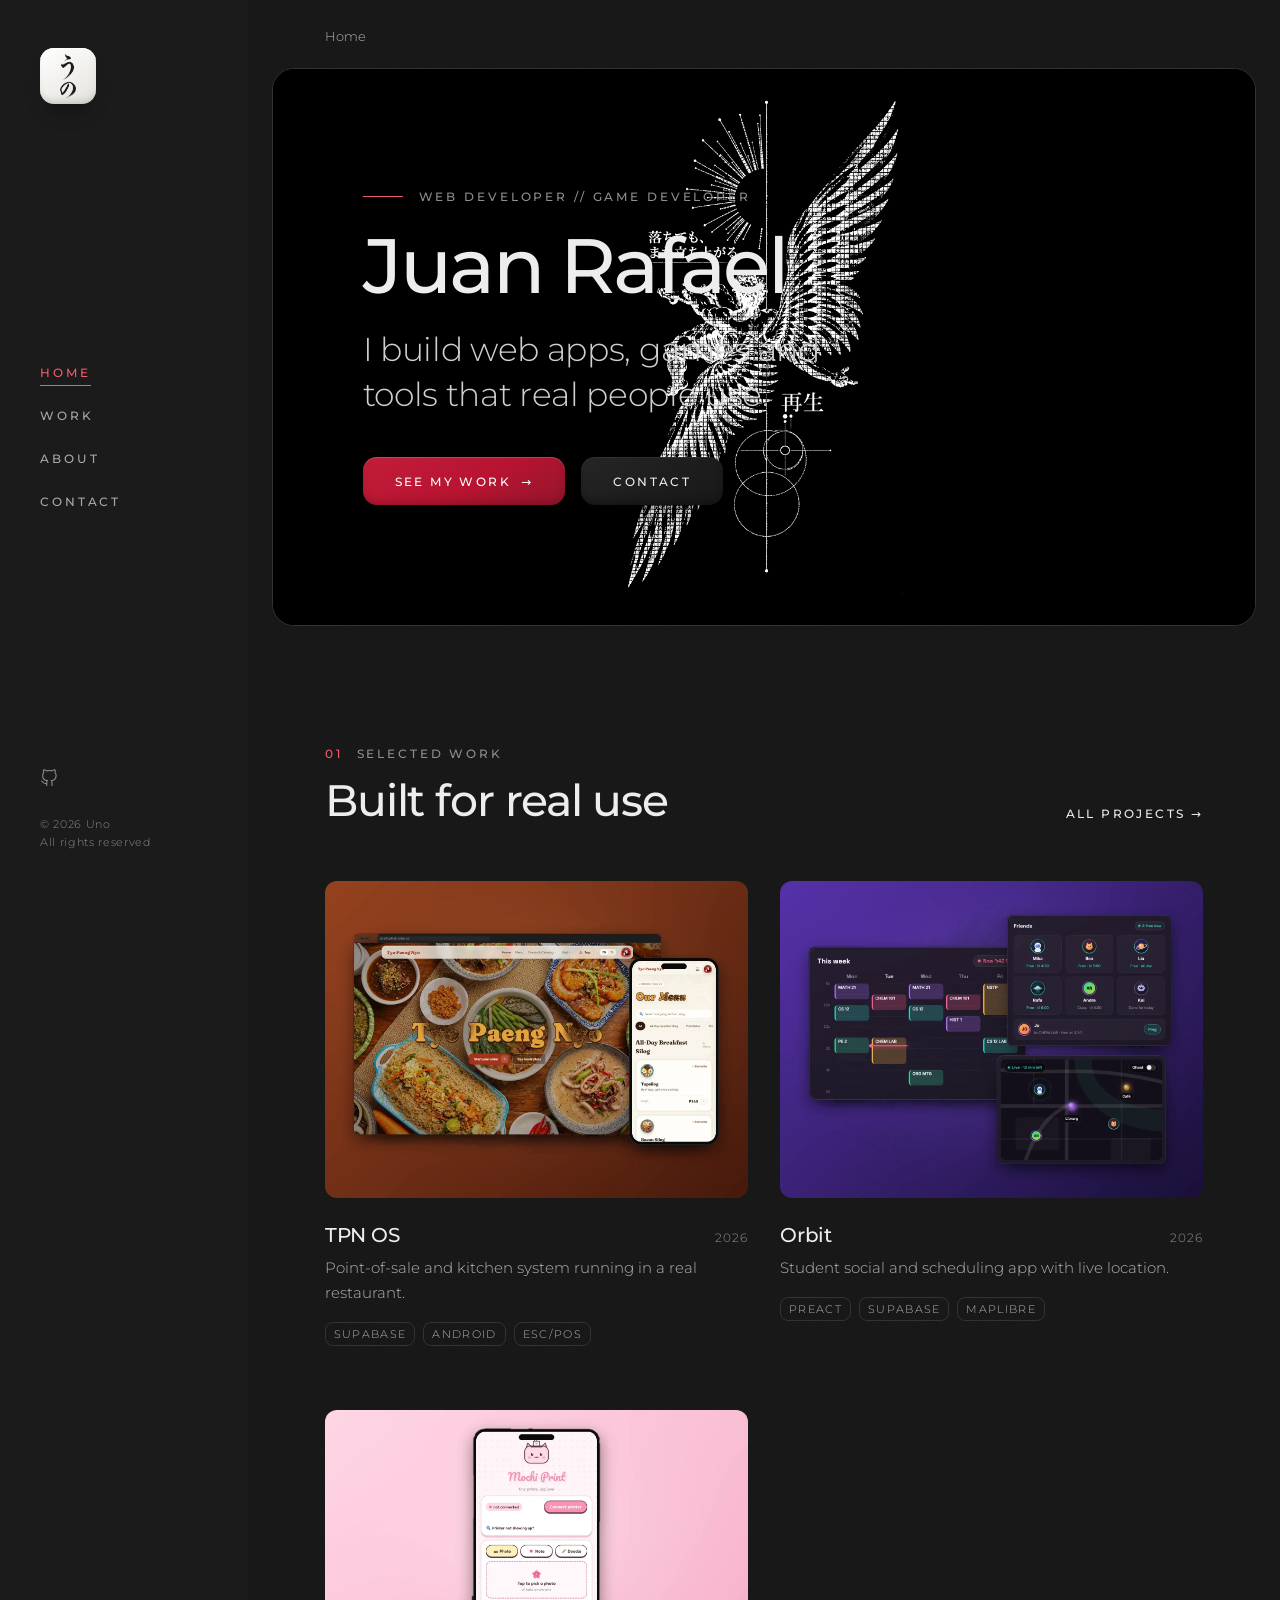
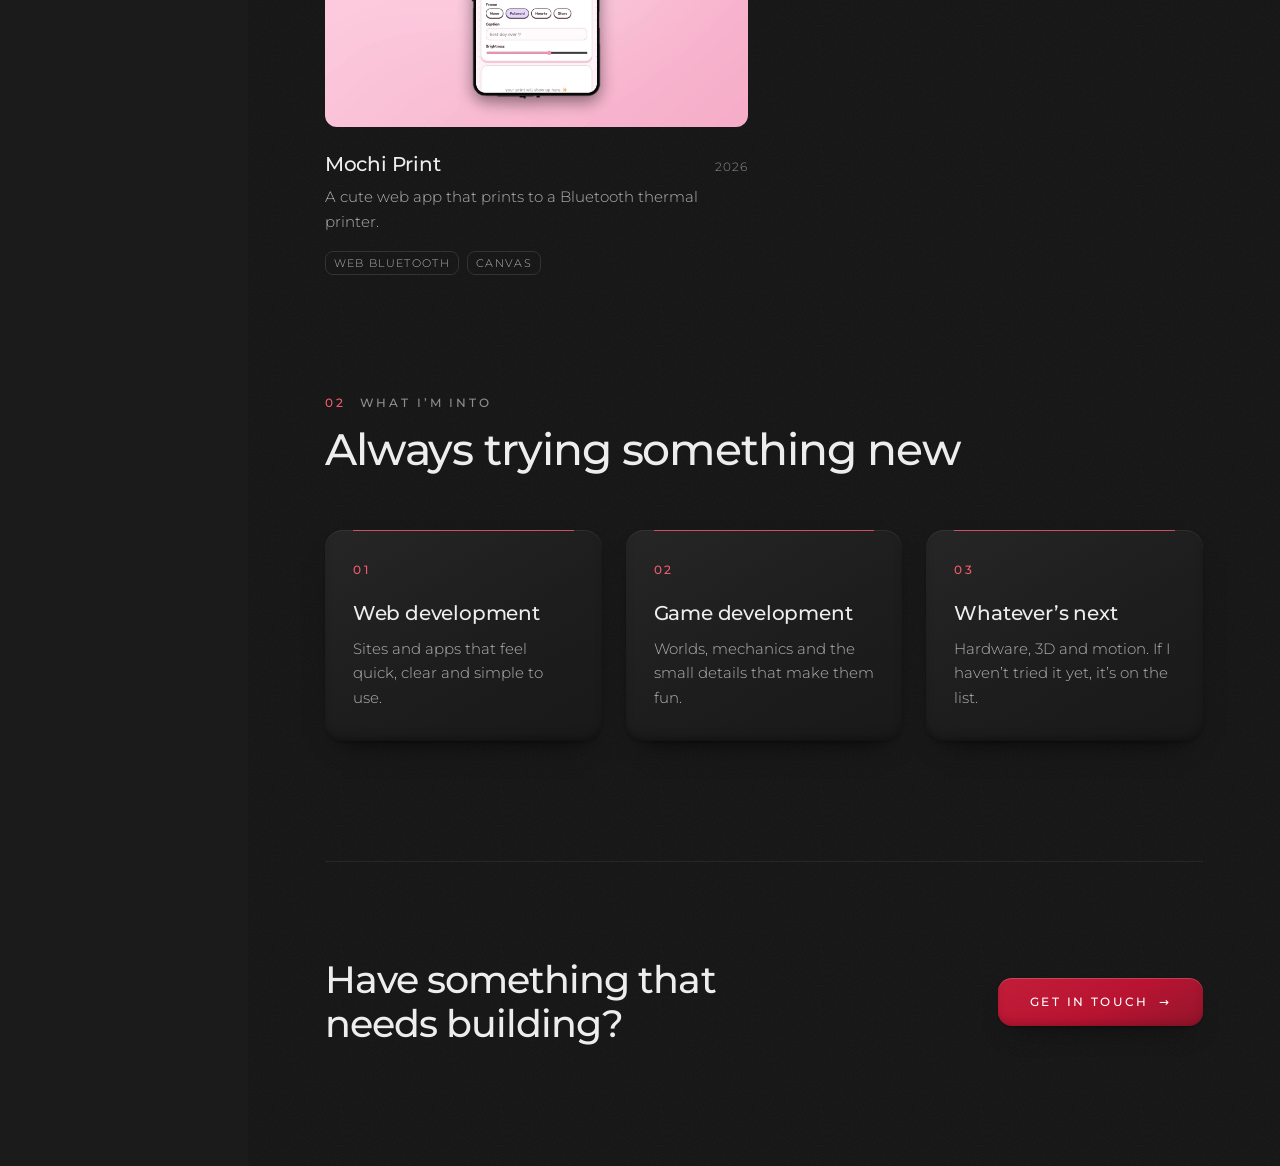
<file: index.html>
<!DOCTYPE html>
<html lang="en" class="no-js">
<head>
<meta charset="utf-8">
<meta name="viewport" content="width=device-width, initial-scale=1">
<title>Juan Rafael | Web Developer // Game Developer</title>
<meta name="description" content="Juan Rafael (Uno) is an aspiring web and game developer who builds web apps, games and tools that real people use.">
<meta name="theme-color" content="#121212">
<meta property="og:type" content="website">
<meta property="og:title" content="Juan Rafael | Web Developer // Game Developer">
<meta property="og:description" content="Juan Rafael (Uno) is an aspiring web and game developer who builds web apps, games and tools that real people use.">
<meta property="og:image" content="https://unorfl.github.io/portfolio/assets/img/og-card-2.jpg">
<meta property="og:image:width" content="1200">
<meta property="og:image:height" content="630">
<meta property="og:image:alt" content="Juan Rafael, Web Developer // Game Developer">
<meta property="og:site_name" content="Juan Rafael">
<meta name="twitter:image" content="https://unorfl.github.io/portfolio/assets/img/og-card-2.jpg">
<meta property="og:url" content="https://unorfl.github.io/portfolio/">
<link rel="canonical" href="https://unorfl.github.io/portfolio/">
<meta name="twitter:card" content="summary_large_image">
<link rel="icon" href="favicon-32.png?v=bd754bff" type="image/png" sizes="32x32">
<link rel="icon" href="favicon-64.png?v=2c873264" type="image/png" sizes="64x64">
<link rel="apple-touch-icon" href="apple-touch-icon.png?v=bfe28c88">
<link rel="preload" href="assets/fonts/montserrat-latin.woff2" as="font" type="font/woff2" crossorigin>
<link rel="stylesheet" href="assets/css/hero-sketch-final.css?v=472dba92">
</head>
<body>
<a class="skip" href="#content">Skip to content</a>
<div class="topo" aria-hidden="true"><div class="topo-lens"><div class="topo-field"></div></div></div>
<div class="shell">
<aside class="side" aria-label="Site">
<div class="side-in">
<a class="logo" href="./" aria-label="Home"><img src="assets/img/uno-ink-dark.webp" alt="" width="57" height="160"></a>
<nav class="nav" aria-label="Main"><ul>
<li><a class="on" href="./" aria-current="page">Home</a></li>
<li><a href="work">Work</a></li>
<li><a href="about">About</a></li>
<li><a href="contact">Contact</a></li>
</ul></nav>
<div class="side-foot">
<ul class="soc"><li><a href="https://github.com/UnoRfl" aria-label="GitHub"><svg aria-hidden="true" width="18" height="18" viewBox="0 0 24 24" fill="none" stroke="currentColor" stroke-width="1.5" stroke-linecap="round" stroke-linejoin="round"><path d="M9 19c-5 1.5-5-2.5-7-3m14 6v-3.87a3.37 3.37 0 0 0-.94-2.61c3.14-.35 6.44-1.54 6.44-7A5.44 5.44 0 0 0 20 4.77 5.07 5.07 0 0 0 19.91 1S18.73.65 16 2.48a13.38 13.38 0 0 0-7 0C6.27.65 5.09 1 5.09 1A5.07 5.07 0 0 0 5 4.77a5.44 5.44 0 0 0-1.5 3.78c0 5.42 3.3 6.61 6.44 7A3.37 3.37 0 0 0 9 18.13V22"/></svg></a></li></ul>
<p class="copy">© 2026 Uno<br>All rights reserved</p>
</div>
</div>
</aside>
<main id="content">
<div class="mtop">
<a class="logo" href="./" aria-label="Home"><img src="assets/img/uno-ink-dark.webp" alt="" width="57" height="160"></a>
<button type="button" class="menu-btn" aria-label="Open menu" aria-expanded="false" aria-controls="drawer" data-open-menu><svg aria-hidden="true" width="20" height="20" viewBox="0 0 24 24" fill="none" stroke="currentColor" stroke-width="1.5" stroke-linecap="round"><line x1="4" y1="7" x2="20" y2="7"/><line x1="4" y1="12" x2="20" y2="12"/><line x1="4" y1="17" x2="14" y2="17"/></svg></button>
</div>
<div class="wrap">
<div class="hero-context">Home</div>
<section class="hero">
<figure class="hero-art reveal" style="--d:.04s">
<picture class="hero-sketch hero-sketch-white"><source media="(max-width: 600px)" srcset="assets/img/hero-icarus-white-v4.png"><source media="(max-width: 860px)" srcset="assets/img/hero-icarus-white-v4.png"><img src="assets/img/hero-icarus-white-v4-landscape.png" alt="White Icarus line art on a black background" width="2972" height="1672" fetchpriority="high" decoding="async"></picture>
<picture class="hero-sketch hero-sketch-red" aria-hidden="true"><source media="(max-width: 600px)" srcset="assets/img/hero-icarus-red-v5.png"><source media="(max-width: 860px)" srcset="assets/img/hero-icarus-red-v5.png"><img src="assets/img/hero-icarus-red-v5-landscape.png" alt="" width="2972" height="1672" decoding="async"></picture>
</figure>
<div class="hero-copy">
<div class="eyebrow reveal"><span>Web Developer // Game Developer</span></div>
<h1 class="display reveal" style="--d:.06s">Juan Rafael</h1>
<p class="lede reveal" style="--d:.12s">I build web apps, games and tools that real people use.</p>
<div class="actions reveal" style="--d:.18s">
<a class="btn btn-p" href="work">See my work <span class="arr">→</span></a>
<a class="btn btn-s" href="contact">Contact</a>
</div>
</div>
</section>
<section class="section">
<div class="section-head reveal">
<div><span class="kicker"><span class="no">01</span>Selected work</span><h2 class="h2">Built for real use</h2></div>
<a class="link" href="work">All projects →</a>
</div>
<div class="grid-cards" data-stagger>
<a class="card reveal" href="tpn-os" data-cats="web">
<div class="cover media"><img src="assets/img/tpn-cover.webp" alt="TPN OS" loading="eager" decoding="async"><span class="view">View project →</span></div>
<div class="card-meta">
<div class="card-title"><h3>TPN OS</h3><span class="year">2026</span></div>
<p>Point-of-sale and kitchen system running in a real restaurant.</p>
<ul class="tags"><li>Supabase</li><li>Android</li><li>ESC/POS</li></ul>
</div>
</a>
<a class="card reveal" href="orbit" data-cats="web">
<div class="cover media"><img src="assets/img/orbit-cover.webp" alt="Orbit" loading="eager" decoding="async"><span class="view">View project →</span></div>
<div class="card-meta">
<div class="card-title"><h3>Orbit</h3><span class="year">2026</span></div>
<p>Student social and scheduling app with live location.</p>
<ul class="tags"><li>Preact</li><li>Supabase</li><li>MapLibre</li></ul>
</div>
</a>
<a class="card reveal" href="mochi-print" data-cats="web hw">
<div class="cover media"><img src="assets/img/mochi-cover.webp" alt="Mochi Print" loading="eager" decoding="async"><span class="view">View project →</span></div>
<div class="card-meta">
<div class="card-title"><h3>Mochi Print</h3><span class="year">2026</span></div>
<p>A cute web app that prints to a Bluetooth thermal printer.</p>
<ul class="tags"><li>Web Bluetooth</li><li>Canvas</li></ul>
</div>
</a>
</div>
</section>
<section class="section focus-sec">
<div class="section-head reveal"><div><span class="kicker"><span class="no">02</span>What I’m into</span><h2 class="h2">Always trying something new</h2></div></div>
<div class="focus" data-stagger>
<div class="stat reveal"><span class="idx">01</span><h3>Web development</h3><p>Sites and apps that feel quick, clear and simple to use.</p></div>
<div class="stat reveal"><span class="idx">02</span><h3>Game development</h3><p>Worlds, mechanics and the small details that make them fun.</p></div>
<div class="stat reveal"><span class="idx">03</span><h3>Whatever’s next</h3><p>Hardware, 3D and motion. If I haven’t tried it yet, it’s on the list.</p></div>
</div>
</section>
<section class="cta reveal">
<h2 class="h2">Have something that needs building?</h2>
<a class="btn btn-p" href="contact">Get in touch <span class="arr">→</span></a>
</section>
</div>
</main>
</div>
<div class="drawer" id="drawer" aria-hidden="true">
<div class="drawer-top">
<a class="logo" href="./" aria-label="Home" style="width:40px;height:40px;border-radius:12px"><img src="assets/img/uno-ink-dark.webp" alt="" width="57" height="160"></a>
<button type="button" class="menu-btn" aria-label="Close menu" data-close-menu><svg aria-hidden="true" width="18" height="18" viewBox="0 0 24 24" fill="none" stroke="currentColor" stroke-width="1.5" stroke-linecap="round"><line x1="18" y1="6" x2="6" y2="18"/><line x1="6" y1="6" x2="18" y2="18"/></svg></button>
</div>
<nav aria-label="Mobile"><ul>
<li><a class="on" href="./" aria-current="page">Home</a></li>
<li><a href="work">Work</a></li>
<li><a href="about">About</a></li>
<li><a href="contact">Contact</a></li>
</ul></nav>
<div class="side-foot">
<ul class="soc"><li><a href="https://github.com/UnoRfl" aria-label="GitHub"><svg aria-hidden="true" width="18" height="18" viewBox="0 0 24 24" fill="none" stroke="currentColor" stroke-width="1.5" stroke-linecap="round" stroke-linejoin="round"><path d="M9 19c-5 1.5-5-2.5-7-3m14 6v-3.87a3.37 3.37 0 0 0-.94-2.61c3.14-.35 6.44-1.54 6.44-7A5.44 5.44 0 0 0 20 4.77 5.07 5.07 0 0 0 19.91 1S18.73.65 16 2.48a13.38 13.38 0 0 0-7 0C6.27.65 5.09 1 5.09 1A5.07 5.07 0 0 0 5 4.77a5.44 5.44 0 0 0-1.5 3.78c0 5.42 3.3 6.61 6.44 7A3.37 3.37 0 0 0 9 18.13V22"/></svg></a></li></ul>
<p class="copy">© 2026 Uno</p>
</div>
</div>
<script src="assets/js/site.js?v=5f5fb2e5" defer></script>
</body>
</html>
</file>
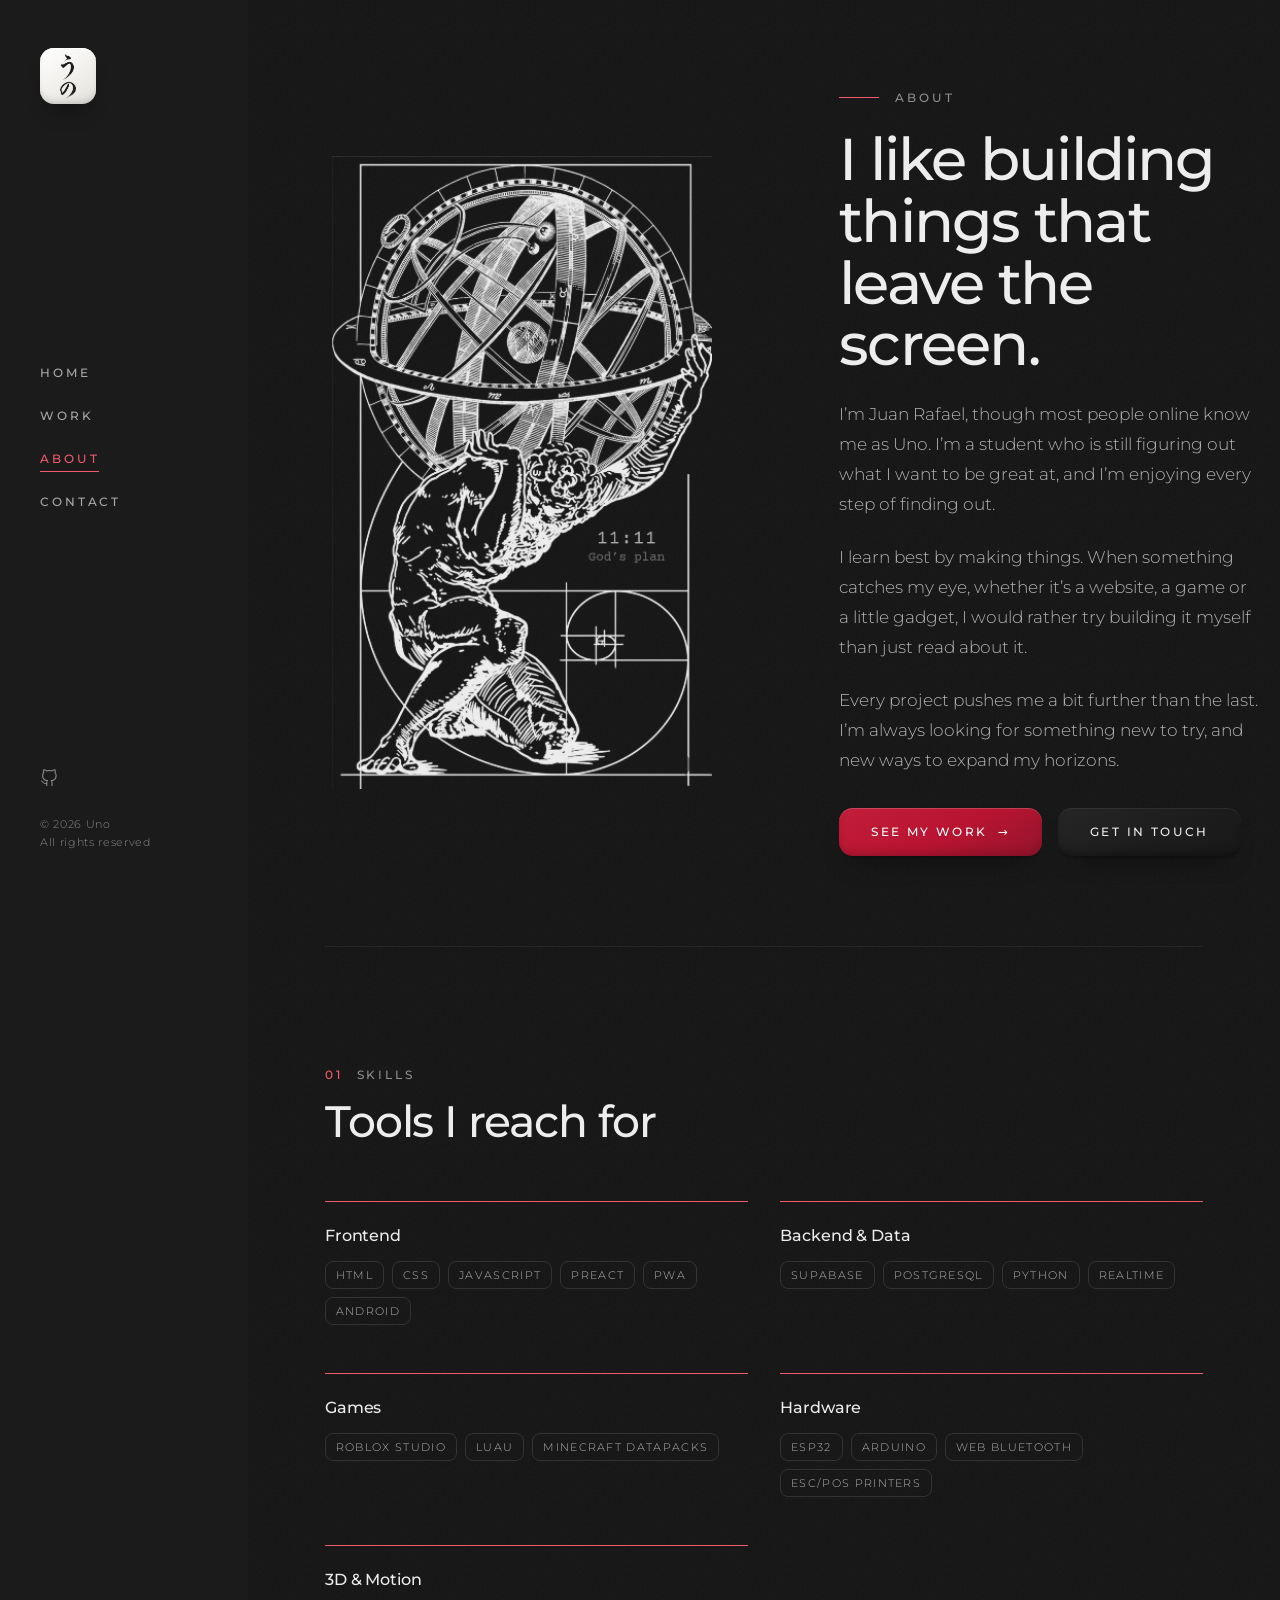
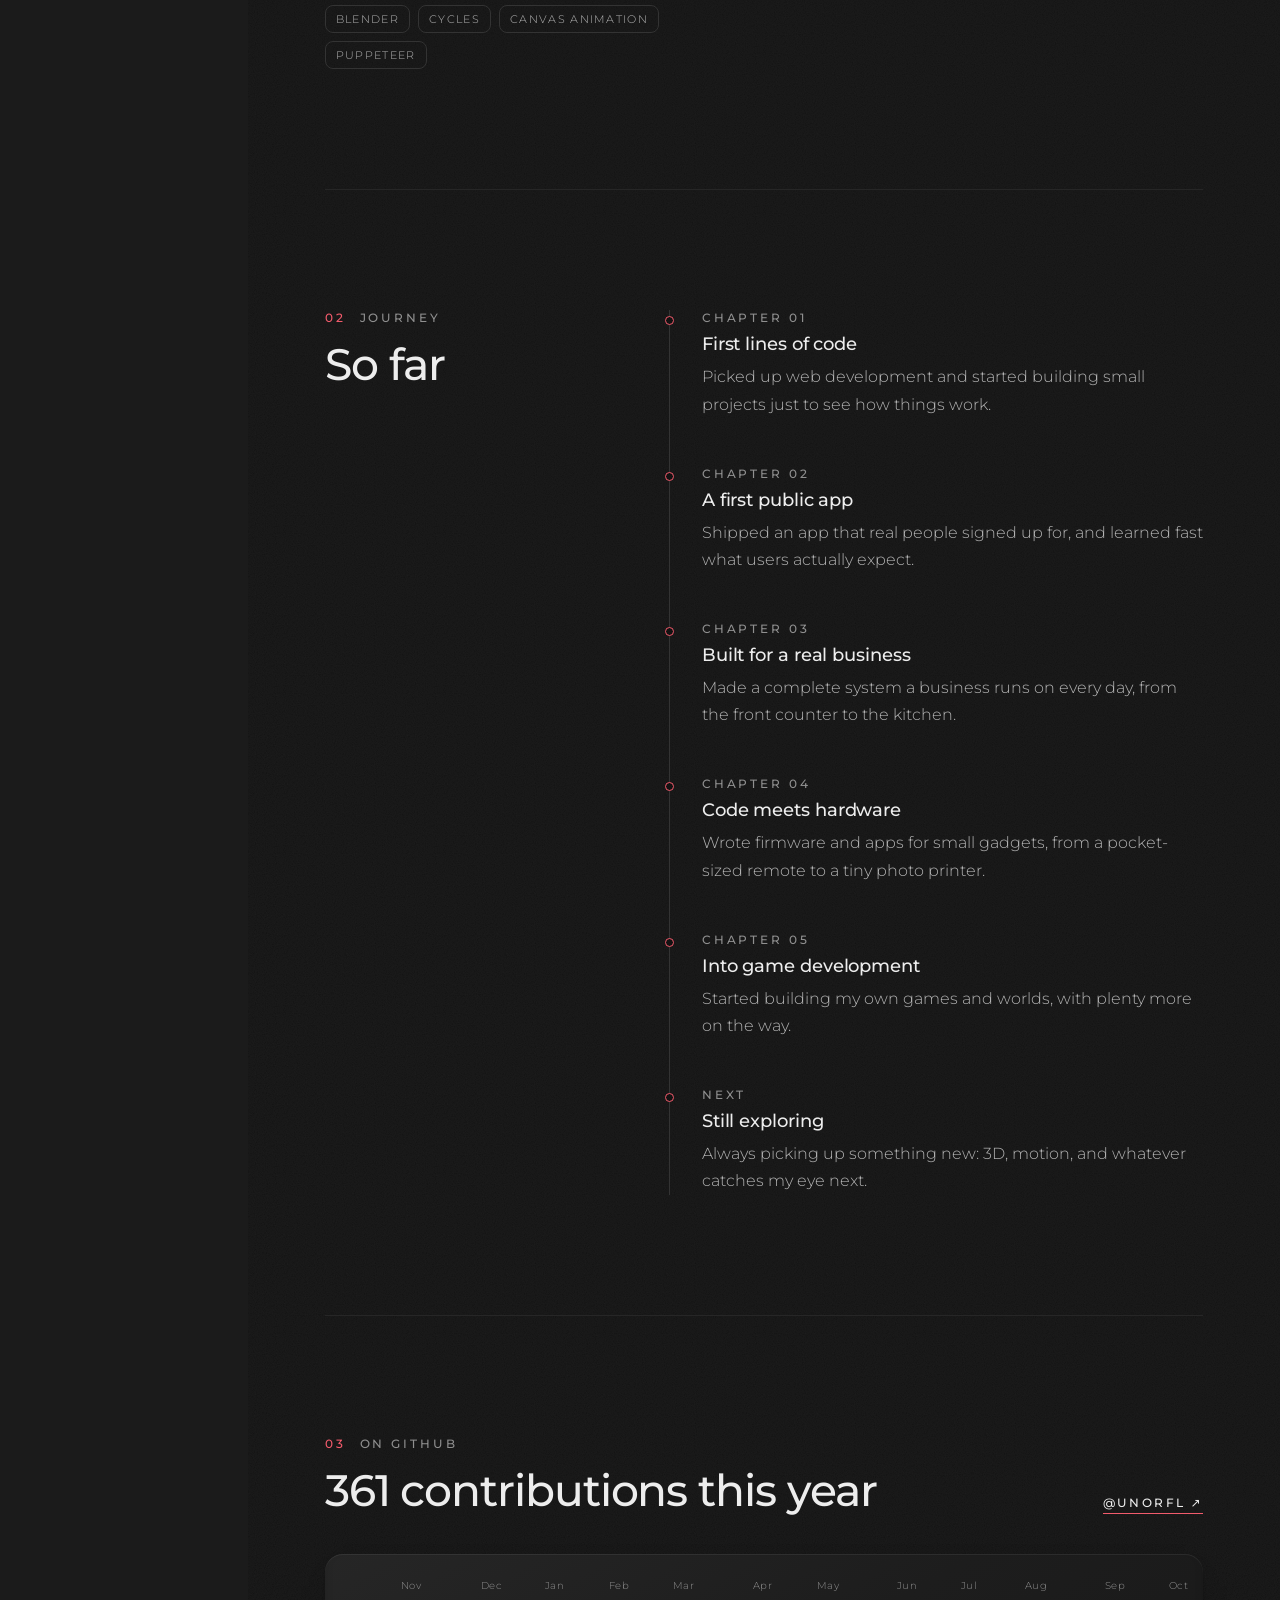
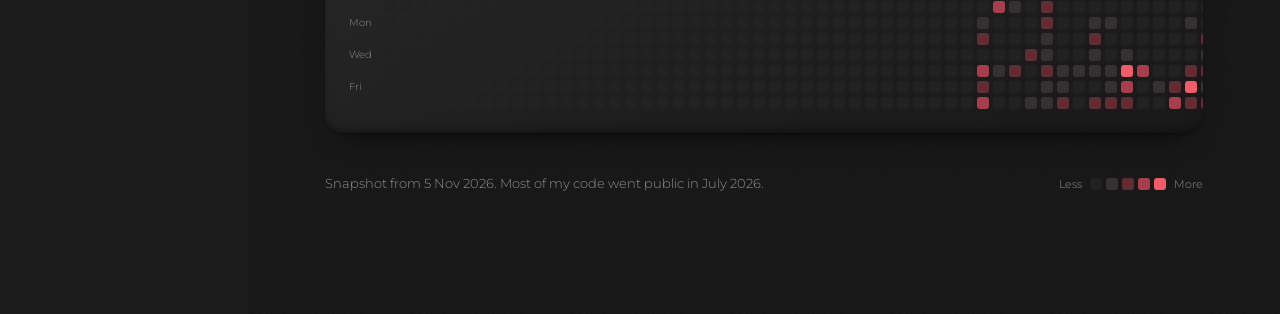
<file: about.html>
<!DOCTYPE html>
<html lang="en" class="no-js">
<head>
<meta charset="utf-8">
<meta name="viewport" content="width=device-width, initial-scale=1">
<title>About | Uno</title>
<meta name="description" content="About Juan Rafael (Uno): an aspiring web and game developer who loves trying new things.">
<meta name="theme-color" content="#121212">
<meta property="og:type" content="website">
<meta property="og:title" content="About | Uno">
<meta property="og:description" content="About Juan Rafael (Uno): an aspiring web and game developer who loves trying new things.">
<meta property="og:image" content="https://unorfl.github.io/portfolio/assets/img/og-card-2.jpg">
<meta property="og:image:width" content="1200">
<meta property="og:image:height" content="630">
<meta property="og:image:alt" content="Juan Rafael, Web Developer // Game Developer">
<meta property="og:site_name" content="Juan Rafael">
<meta name="twitter:image" content="https://unorfl.github.io/portfolio/assets/img/og-card-2.jpg">
<meta property="og:url" content="https://unorfl.github.io/portfolio/about">
<link rel="canonical" href="https://unorfl.github.io/portfolio/about">
<meta name="twitter:card" content="summary_large_image">
<link rel="icon" href="favicon-32.png?v=bd754bff" type="image/png" sizes="32x32">
<link rel="icon" href="favicon-64.png?v=2c873264" type="image/png" sizes="64x64">
<link rel="apple-touch-icon" href="apple-touch-icon.png?v=bfe28c88">
<link rel="preload" href="assets/fonts/montserrat-latin.woff2" as="font" type="font/woff2" crossorigin>
<link rel="stylesheet" href="assets/css/hero-sketch-final.css?v=472dba92">
</head>
<body>
<a class="skip" href="#content">Skip to content</a>
<div class="topo" aria-hidden="true"><div class="topo-lens"><div class="topo-field"></div></div></div>
<div class="shell">
<aside class="side" aria-label="Site">
<div class="side-in">
<a class="logo" href="./" aria-label="Home"><img src="assets/img/uno-ink-dark.webp" alt="" width="57" height="160"></a>
<nav class="nav" aria-label="Main"><ul>
<li><a href="./">Home</a></li>
<li><a href="work">Work</a></li>
<li><a class="on" href="about" aria-current="page">About</a></li>
<li><a href="contact">Contact</a></li>
</ul></nav>
<div class="side-foot">
<ul class="soc"><li><a href="https://github.com/UnoRfl" aria-label="GitHub"><svg aria-hidden="true" width="18" height="18" viewBox="0 0 24 24" fill="none" stroke="currentColor" stroke-width="1.5" stroke-linecap="round" stroke-linejoin="round"><path d="M9 19c-5 1.5-5-2.5-7-3m14 6v-3.87a3.37 3.37 0 0 0-.94-2.61c3.14-.35 6.44-1.54 6.44-7A5.44 5.44 0 0 0 20 4.77 5.07 5.07 0 0 0 19.91 1S18.73.65 16 2.48a13.38 13.38 0 0 0-7 0C6.27.65 5.09 1 5.09 1A5.07 5.07 0 0 0 5 4.77a5.44 5.44 0 0 0-1.5 3.78c0 5.42 3.3 6.61 6.44 7A3.37 3.37 0 0 0 9 18.13V22"/></svg></a></li></ul>
<p class="copy">© 2026 Uno<br>All rights reserved</p>
</div>
</div>
</aside>
<main id="content">
<div class="mtop">
<a class="logo" href="./" aria-label="Home"><img src="assets/img/uno-ink-dark.webp" alt="" width="57" height="160"></a>
<button type="button" class="menu-btn" aria-label="Open menu" aria-expanded="false" aria-controls="drawer" data-open-menu><svg aria-hidden="true" width="20" height="20" viewBox="0 0 24 24" fill="none" stroke="currentColor" stroke-width="1.5" stroke-linecap="round"><line x1="4" y1="7" x2="20" y2="7"/><line x1="4" y1="12" x2="20" y2="12"/><line x1="4" y1="17" x2="14" y2="17"/></svg></button>
</div>
<div class="wrap">
<section class="about-top">
<figure class="portrait reveal"><img class="portrait-art" src="assets/img/gods-plan-profile-lines.png" alt="Line engraving of a figure holding an armillary sphere above a golden-ratio spiral, with the words 11:11 and God's plan." width="369" height="615" decoding="async"><span class="portrait-invert" aria-hidden="true"></span></figure>
<div class="about-copy">
<div class="eyebrow reveal"><span>About</span></div>
<h1 class="h1 reveal" style="--d:.06s">I like building things that leave the screen.</h1>
<p class="body reveal" style="--d:.12s">I’m Juan Rafael, though most people online know me as Uno. I’m a student who is still figuring out what I want to be great at, and I’m enjoying every step of finding out.</p>
<p class="body reveal" style="--d:.16s">I learn best by making things. When something catches my eye, whether it’s a website, a game or a little gadget, I would rather try building it myself than just read about it.</p>
<p class="body reveal" style="--d:.2s">Every project pushes me a bit further than the last. I’m always looking for something new to try, and new ways to expand my horizons.</p>
<div class="actions reveal" style="--d:.24s"><a class="btn btn-p" href="work">See my work <span class="arr">→</span></a><a class="btn btn-s" href="contact">Get in touch</a></div>
</div>
</section>
<section class="band section" style="padding-top:120px">
<div class="section-head reveal"><div><span class="kicker"><span class="no">01</span>Skills</span><h2 class="h2">Tools I reach for</h2></div></div>
<div class="skills" data-stagger>
<div class="skill reveal"><h3>Frontend</h3><ul class="tags"><li>HTML</li><li>CSS</li><li>JavaScript</li><li>Preact</li><li>PWA</li><li>Android</li></ul></div>
<div class="skill reveal"><h3>Backend &amp; Data</h3><ul class="tags"><li>Supabase</li><li>PostgreSQL</li><li>Python</li><li>Realtime</li></ul></div>
<div class="skill reveal"><h3>Games</h3><ul class="tags"><li>Roblox Studio</li><li>Luau</li><li>Minecraft datapacks</li></ul></div>
<div class="skill reveal"><h3>Hardware</h3><ul class="tags"><li>ESP32</li><li>Arduino</li><li>Web Bluetooth</li><li>ESC/POS printers</li></ul></div>
<div class="skill reveal"><h3>3D &amp; Motion</h3><ul class="tags"><li>Blender</li><li>Cycles</li><li>Canvas animation</li><li>Puppeteer</li></ul></div>
</div>
</section>
<section class="band timeline-band">
<div class="reveal"><span class="kicker"><span class="no">02</span>Journey</span><h2 class="h2">So far</h2></div>
<ol class="timeline">
<li class="reveal"><span class="dot" aria-hidden="true"></span><span class="kicker">Chapter 01</span><span class="t-title">First lines of code</span><span class="t-text">Picked up web development and started building small projects just to see how things work.</span></li>
<li class="reveal"><span class="dot" aria-hidden="true"></span><span class="kicker">Chapter 02</span><span class="t-title">A first public app</span><span class="t-text">Shipped an app that real people signed up for, and learned fast what users actually expect.</span></li>
<li class="reveal"><span class="dot" aria-hidden="true"></span><span class="kicker">Chapter 03</span><span class="t-title">Built for a real business</span><span class="t-text">Made a complete system a business runs on every day, from the front counter to the kitchen.</span></li>
<li class="reveal"><span class="dot" aria-hidden="true"></span><span class="kicker">Chapter 04</span><span class="t-title">Code meets hardware</span><span class="t-text">Wrote firmware and apps for small gadgets, from a pocket-sized remote to a tiny photo printer.</span></li>
<li class="reveal"><span class="dot" aria-hidden="true"></span><span class="kicker">Chapter 05</span><span class="t-title">Into game development</span><span class="t-text">Started building my own games and worlds, with plenty more on the way.</span></li>
<li class="reveal"><span class="dot" aria-hidden="true"></span><span class="kicker">Next</span><span class="t-title">Still exploring</span><span class="t-text">Always picking up something new: 3D, motion, and whatever catches my eye next.</span></li>
</ol>
</section>
<section class="band gh" aria-label="GitHub activity">
<div class="section-head reveal"><div><span class="kicker"><span class="no">03</span>On GitHub</span><h2 class="h2">361 contributions this year</h2></div><a class="link always" href="https://github.com/UnoRfl">@UnoRfl ↗</a></div>
<div class="heat-scroll reveal">
<div class="heat" role="img" aria-label="GitHub contribution heatmap for the last year: 361 contributions">
<div class="heat-months" aria-hidden="true"><span></span><span>Nov</span><span></span><span></span><span></span><span></span><span>Dec</span><span></span><span></span><span></span><span>Jan</span><span></span><span></span><span></span><span>Feb</span><span></span><span></span><span></span><span>Mar</span><span></span><span></span><span></span><span></span><span>Apr</span><span></span><span></span><span></span><span>May</span><span></span><span></span><span></span><span></span><span>Jun</span><span></span><span></span><span></span><span>Jul</span><span></span><span></span><span></span><span>Aug</span><span></span><span></span><span></span><span></span><span>Sep</span><span></span><span></span><span></span><span>Oct</span><span></span><span></span><span></span></div>
<div class="heat-body" aria-hidden="true"><div class="heat-days"><span></span><span>Mon</span><span></span><span>Wed</span><span></span><span>Fri</span><span></span></div><div class="heat-week" style="--w:0"><i class="l0" title="2025-10-26"></i><i class="l0" title="2025-10-27"></i><i class="l0" title="2025-10-28"></i><i class="l0" title="2025-10-29"></i><i class="l0" title="2025-10-30"></i><i class="l0" title="2025-10-31"></i><i class="l0" title="2025-11-01"></i></div><div class="heat-week" style="--w:1"><i class="l0" title="2025-11-02"></i><i class="l0" title="2025-11-03"></i><i class="l0" title="2025-11-04"></i><i class="l0" title="2025-11-05"></i><i class="l0" title="2025-11-06"></i><i class="l0" title="2025-11-07"></i><i class="l0" title="2025-11-08"></i></div><div class="heat-week" style="--w:2"><i class="l0" title="2025-11-09"></i><i class="l0" title="2025-11-10"></i><i class="l0" title="2025-11-11"></i><i class="l0" title="2025-11-12"></i><i class="l0" title="2025-11-13"></i><i class="l0" title="2025-11-14"></i><i class="l0" title="2025-11-15"></i></div><div class="heat-week" style="--w:3"><i class="l0" title="2025-11-16"></i><i class="l0" title="2025-11-17"></i><i class="l0" title="2025-11-18"></i><i class="l0" title="2025-11-19"></i><i class="l0" title="2025-11-20"></i><i class="l0" title="2025-11-21"></i><i class="l0" title="2025-11-22"></i></div><div class="heat-week" style="--w:4"><i class="l0" title="2025-11-23"></i><i class="l0" title="2025-11-24"></i><i class="l0" title="2025-11-25"></i><i class="l0" title="2025-11-26"></i><i class="l0" title="2025-11-27"></i><i class="l0" title="2025-11-28"></i><i class="l0" title="2025-11-29"></i></div><div class="heat-week" style="--w:5"><i class="l0" title="2025-11-30"></i><i class="l0" title="2025-12-01"></i><i class="l0" title="2025-12-02"></i><i class="l0" title="2025-12-03"></i><i class="l0" title="2025-12-04"></i><i class="l0" title="2025-12-05"></i><i class="l0" title="2025-12-06"></i></div><div class="heat-week" style="--w:6"><i class="l0" title="2025-12-07"></i><i class="l0" title="2025-12-08"></i><i class="l0" title="2025-12-09"></i><i class="l0" title="2025-12-10"></i><i class="l0" title="2025-12-11"></i><i class="l0" title="2025-12-12"></i><i class="l0" title="2025-12-13"></i></div><div class="heat-week" style="--w:7"><i class="l0" title="2025-12-14"></i><i class="l0" title="2025-12-15"></i><i class="l0" title="2025-12-16"></i><i class="l0" title="2025-12-17"></i><i class="l0" title="2025-12-18"></i><i class="l0" title="2025-12-19"></i><i class="l0" title="2025-12-20"></i></div><div class="heat-week" style="--w:8"><i class="l0" title="2025-12-21"></i><i class="l0" title="2025-12-22"></i><i class="l0" title="2025-12-23"></i><i class="l0" title="2025-12-24"></i><i class="l0" title="2025-12-25"></i><i class="l0" title="2025-12-26"></i><i class="l0" title="2025-12-27"></i></div><div class="heat-week" style="--w:9"><i class="l0" title="2025-12-28"></i><i class="l0" title="2025-12-29"></i><i class="l0" title="2025-12-30"></i><i class="l0" title="2025-12-31"></i><i class="l0" title="2026-01-01"></i><i class="l0" title="2026-01-02"></i><i class="l0" title="2026-01-03"></i></div><div class="heat-week" style="--w:10"><i class="l0" title="2026-01-04"></i><i class="l0" title="2026-01-05"></i><i class="l0" title="2026-01-06"></i><i class="l0" title="2026-01-07"></i><i class="l0" title="2026-01-08"></i><i class="l0" title="2026-01-09"></i><i class="l0" title="2026-01-10"></i></div><div class="heat-week" style="--w:11"><i class="l0" title="2026-01-11"></i><i class="l0" title="2026-01-12"></i><i class="l0" title="2026-01-13"></i><i class="l0" title="2026-01-14"></i><i class="l0" title="2026-01-15"></i><i class="l0" title="2026-01-16"></i><i class="l0" title="2026-01-17"></i></div><div class="heat-week" style="--w:12"><i class="l0" title="2026-01-18"></i><i class="l0" title="2026-01-19"></i><i class="l0" title="2026-01-20"></i><i class="l0" title="2026-01-21"></i><i class="l0" title="2026-01-22"></i><i class="l0" title="2026-01-23"></i><i class="l0" title="2026-01-24"></i></div><div class="heat-week" style="--w:13"><i class="l0" title="2026-01-25"></i><i class="l0" title="2026-01-26"></i><i class="l0" title="2026-01-27"></i><i class="l0" title="2026-01-28"></i><i class="l0" title="2026-01-29"></i><i class="l0" title="2026-01-30"></i><i class="l0" title="2026-01-31"></i></div><div class="heat-week" style="--w:14"><i class="l0" title="2026-02-01"></i><i class="l0" title="2026-02-02"></i><i class="l0" title="2026-02-03"></i><i class="l0" title="2026-02-04"></i><i class="l0" title="2026-02-05"></i><i class="l0" title="2026-02-06"></i><i class="l0" title="2026-02-07"></i></div><div class="heat-week" style="--w:15"><i class="l0" title="2026-02-08"></i><i class="l0" title="2026-02-09"></i><i class="l0" title="2026-02-10"></i><i class="l0" title="2026-02-11"></i><i class="l0" title="2026-02-12"></i><i class="l0" title="2026-02-13"></i><i class="l0" title="2026-02-14"></i></div><div class="heat-week" style="--w:16"><i class="l0" title="2026-02-15"></i><i class="l0" title="2026-02-16"></i><i class="l0" title="2026-02-17"></i><i class="l0" title="2026-02-18"></i><i class="l0" title="2026-02-19"></i><i class="l0" title="2026-02-20"></i><i class="l0" title="2026-02-21"></i></div><div class="heat-week" style="--w:17"><i class="l0" title="2026-02-22"></i><i class="l0" title="2026-02-23"></i><i class="l0" title="2026-02-24"></i><i class="l0" title="2026-02-25"></i><i class="l0" title="2026-02-26"></i><i class="l0" title="2026-02-27"></i><i class="l0" title="2026-02-28"></i></div><div class="heat-week" style="--w:18"><i class="l0" title="2026-03-01"></i><i class="l0" title="2026-03-02"></i><i class="l0" title="2026-03-03"></i><i class="l0" title="2026-03-04"></i><i class="l0" title="2026-03-05"></i><i class="l0" title="2026-03-06"></i><i class="l0" title="2026-03-07"></i></div><div class="heat-week" style="--w:19"><i class="l0" title="2026-03-08"></i><i class="l0" title="2026-03-09"></i><i class="l0" title="2026-03-10"></i><i class="l0" title="2026-03-11"></i><i class="l0" title="2026-03-12"></i><i class="l0" title="2026-03-13"></i><i class="l0" title="2026-03-14"></i></div><div class="heat-week" style="--w:20"><i class="l0" title="2026-03-15"></i><i class="l0" title="2026-03-16"></i><i class="l0" title="2026-03-17"></i><i class="l0" title="2026-03-18"></i><i class="l0" title="2026-03-19"></i><i class="l0" title="2026-03-20"></i><i class="l0" title="2026-03-21"></i></div><div class="heat-week" style="--w:21"><i class="l0" title="2026-03-22"></i><i class="l0" title="2026-03-23"></i><i class="l0" title="2026-03-24"></i><i class="l0" title="2026-03-25"></i><i class="l0" title="2026-03-26"></i><i class="l0" title="2026-03-27"></i><i class="l0" title="2026-03-28"></i></div><div class="heat-week" style="--w:22"><i class="l0" title="2026-03-29"></i><i class="l0" title="2026-03-30"></i><i class="l0" title="2026-03-31"></i><i class="l0" title="2026-04-01"></i><i class="l0" title="2026-04-02"></i><i class="l0" title="2026-04-03"></i><i class="l0" title="2026-04-04"></i></div><div class="heat-week" style="--w:23"><i class="l0" title="2026-04-05"></i><i class="l0" title="2026-04-06"></i><i class="l0" title="2026-04-07"></i><i class="l0" title="2026-04-08"></i><i class="l0" title="2026-04-09"></i><i class="l0" title="2026-04-10"></i><i class="l0" title="2026-04-11"></i></div><div class="heat-week" style="--w:24"><i class="l0" title="2026-04-12"></i><i class="l0" title="2026-04-13"></i><i class="l0" title="2026-04-14"></i><i class="l0" title="2026-04-15"></i><i class="l0" title="2026-04-16"></i><i class="l0" title="2026-04-17"></i><i class="l0" title="2026-04-18"></i></div><div class="heat-week" style="--w:25"><i class="l0" title="2026-04-19"></i><i class="l0" title="2026-04-20"></i><i class="l0" title="2026-04-21"></i><i class="l0" title="2026-04-22"></i><i class="l0" title="2026-04-23"></i><i class="l0" title="2026-04-24"></i><i class="l0" title="2026-04-25"></i></div><div class="heat-week" style="--w:26"><i class="l0" title="2026-04-26"></i><i class="l0" title="2026-04-27"></i><i class="l0" title="2026-04-28"></i><i class="l0" title="2026-04-29"></i><i class="l0" title="2026-04-30"></i><i class="l0" title="2026-05-01"></i><i class="l0" title="2026-05-02"></i></div><div class="heat-week" style="--w:27"><i class="l0" title="2026-05-03"></i><i class="l0" title="2026-05-04"></i><i class="l0" title="2026-05-05"></i><i class="l0" title="2026-05-06"></i><i class="l0" title="2026-05-07"></i><i class="l0" title="2026-05-08"></i><i class="l0" title="2026-05-09"></i></div><div class="heat-week" style="--w:28"><i class="l0" title="2026-05-10"></i><i class="l0" title="2026-05-11"></i><i class="l0" title="2026-05-12"></i><i class="l0" title="2026-05-13"></i><i class="l0" title="2026-05-14"></i><i class="l0" title="2026-05-15"></i><i class="l0" title="2026-05-16"></i></div><div class="heat-week" style="--w:29"><i class="l0" title="2026-05-17"></i><i class="l0" title="2026-05-18"></i><i class="l0" title="2026-05-19"></i><i class="l0" title="2026-05-20"></i><i class="l0" title="2026-05-21"></i><i class="l0" title="2026-05-22"></i><i class="l0" title="2026-05-23"></i></div><div class="heat-week" style="--w:30"><i class="l0" title="2026-05-24"></i><i class="l0" title="2026-05-25"></i><i class="l0" title="2026-05-26"></i><i class="l0" title="2026-05-27"></i><i class="l0" title="2026-05-28"></i><i class="l0" title="2026-05-29"></i><i class="l0" title="2026-05-30"></i></div><div class="heat-week" style="--w:31"><i class="l0" title="2026-05-31"></i><i class="l0" title="2026-06-01"></i><i class="l0" title="2026-06-02"></i><i class="l0" title="2026-06-03"></i><i class="l0" title="2026-06-04"></i><i class="l0" title="2026-06-05"></i><i class="l0" title="2026-06-06"></i></div><div class="heat-week" style="--w:32"><i class="l0" title="2026-06-07"></i><i class="l0" title="2026-06-08"></i><i class="l0" title="2026-06-09"></i><i class="l0" title="2026-06-10"></i><i class="l0" title="2026-06-11"></i><i class="l0" title="2026-06-12"></i><i class="l0" title="2026-06-13"></i></div><div class="heat-week" style="--w:33"><i class="l0" title="2026-06-14"></i><i class="l0" title="2026-06-15"></i><i class="l0" title="2026-06-16"></i><i class="l0" title="2026-06-17"></i><i class="l0" title="2026-06-18"></i><i class="l0" title="2026-06-19"></i><i class="l0" title="2026-06-20"></i></div><div class="heat-week" style="--w:34"><i class="l0" title="2026-06-21"></i><i class="l0" title="2026-06-22"></i><i class="l0" title="2026-06-23"></i><i class="l0" title="2026-06-24"></i><i class="l0" title="2026-06-25"></i><i class="l0" title="2026-06-26"></i><i class="l0" title="2026-06-27"></i></div><div class="heat-week" style="--w:35"><i class="l0" title="2026-06-28"></i><i class="l0" title="2026-06-29"></i><i class="l0" title="2026-06-30"></i><i class="l0" title="2026-07-01"></i><i class="l0" title="2026-07-02"></i><i class="l0" title="2026-07-03"></i><i class="l0" title="2026-07-04"></i></div><div class="heat-week" style="--w:36"><i class="l0" title="2026-07-05"></i><i class="l0" title="2026-07-06"></i><i class="l0" title="2026-07-07"></i><i class="l0" title="2026-07-08"></i><i class="l0" title="2026-07-09"></i><i class="l0" title="2026-07-10"></i><i class="l0" title="2026-07-11"></i></div><div class="heat-week" style="--w:37"><i class="l0" title="2026-07-12"></i><i class="l1" title="2026-07-13"></i><i class="l2" title="2026-07-14"></i><i class="l0" title="2026-07-15"></i><i class="l3" title="2026-07-16"></i><i class="l2" title="2026-07-17"></i><i class="l3" title="2026-07-18"></i></div><div class="heat-week" style="--w:38"><i class="l3" title="2026-07-19"></i><i class="l0" title="2026-07-20"></i><i class="l0" title="2026-07-21"></i><i class="l0" title="2026-07-22"></i><i class="l1" title="2026-07-23"></i><i class="l0" title="2026-07-24"></i><i class="l0" title="2026-07-25"></i></div><div class="heat-week" style="--w:39"><i class="l1" title="2026-07-26"></i><i class="l0" title="2026-07-27"></i><i class="l0" title="2026-07-28"></i><i class="l0" title="2026-07-29"></i><i class="l2" title="2026-07-30"></i><i class="l0" title="2026-07-31"></i><i class="l0" title="2026-08-01"></i></div><div class="heat-week" style="--w:40"><i class="l0" title="2026-08-02"></i><i class="l0" title="2026-08-03"></i><i class="l0" title="2026-08-04"></i><i class="l2" title="2026-08-05"></i><i class="l0" title="2026-08-06"></i><i class="l0" title="2026-08-07"></i><i class="l1" title="2026-08-08"></i></div><div class="heat-week" style="--w:41"><i class="l2" title="2026-08-09"></i><i class="l2" title="2026-08-10"></i><i class="l1" title="2026-08-11"></i><i class="l1" title="2026-08-12"></i><i class="l2" title="2026-08-13"></i><i class="l1" title="2026-08-14"></i><i class="l1" title="2026-08-15"></i></div><div class="heat-week" style="--w:42"><i class="l0" title="2026-08-16"></i><i class="l0" title="2026-08-17"></i><i class="l0" title="2026-08-18"></i><i class="l0" title="2026-08-19"></i><i class="l1" title="2026-08-20"></i><i class="l1" title="2026-08-21"></i><i class="l2" title="2026-08-22"></i></div><div class="heat-week" style="--w:43"><i class="l0" title="2026-08-23"></i><i class="l0" title="2026-08-24"></i><i class="l0" title="2026-08-25"></i><i class="l0" title="2026-08-26"></i><i class="l1" title="2026-08-27"></i><i class="l0" title="2026-08-28"></i><i class="l0" title="2026-08-29"></i></div><div class="heat-week" style="--w:44"><i class="l0" title="2026-08-30"></i><i class="l1" title="2026-08-31"></i><i class="l2" title="2026-09-01"></i><i class="l1" title="2026-09-02"></i><i class="l1" title="2026-09-03"></i><i class="l0" title="2026-09-04"></i><i class="l2" title="2026-09-05"></i></div><div class="heat-week" style="--w:45"><i class="l0" title="2026-09-06"></i><i class="l1" title="2026-09-07"></i><i class="l0" title="2026-09-08"></i><i class="l0" title="2026-09-09"></i><i class="l1" title="2026-09-10"></i><i class="l1" title="2026-09-11"></i><i class="l2" title="2026-09-12"></i></div><div class="heat-week" style="--w:46"><i class="l0" title="2026-09-13"></i><i class="l0" title="2026-09-14"></i><i class="l0" title="2026-09-15"></i><i class="l1" title="2026-09-16"></i><i class="l4" title="2026-09-17"></i><i class="l3" title="2026-09-18"></i><i class="l2" title="2026-09-19"></i></div><div class="heat-week" style="--w:47"><i class="l0" title="2026-09-20"></i><i class="l0" title="2026-09-21"></i><i class="l0" title="2026-09-22"></i><i class="l0" title="2026-09-23"></i><i class="l3" title="2026-09-24"></i><i class="l0" title="2026-09-25"></i><i class="l0" title="2026-09-26"></i></div><div class="heat-week" style="--w:48"><i class="l0" title="2026-09-27"></i><i class="l0" title="2026-09-28"></i><i class="l0" title="2026-09-29"></i><i class="l0" title="2026-09-30"></i><i class="l0" title="2026-10-01"></i><i class="l1" title="2026-10-02"></i><i class="l0" title="2026-10-03"></i></div><div class="heat-week" style="--w:49"><i class="l0" title="2026-10-04"></i><i class="l0" title="2026-10-05"></i><i class="l0" title="2026-10-06"></i><i class="l0" title="2026-10-07"></i><i class="l0" title="2026-10-08"></i><i class="l2" title="2026-10-09"></i><i class="l3" title="2026-10-10"></i></div><div class="heat-week" style="--w:50"><i class="l0" title="2026-10-11"></i><i class="l1" title="2026-10-12"></i><i class="l0" title="2026-10-13"></i><i class="l0" title="2026-10-14"></i><i class="l2" title="2026-10-15"></i><i class="l4" title="2026-10-16"></i><i class="l2" title="2026-10-17"></i></div><div class="heat-week" style="--w:51"><i class="l0" title="2026-10-18"></i><i class="l0" title="2026-10-19"></i><i class="l2" title="2026-10-20"></i><i class="l1" title="2026-10-21"></i><i class="l2" title="2026-10-22"></i><i class="l1" title="2026-10-23"></i><i class="l2" title="2026-10-24"></i></div><div class="heat-week" style="--w:52"><i class="l1" title="2026-10-25"></i><i class="l0" title="2026-10-26"></i><i class="l0" title="2026-10-27"></i><i class="l0" title="2026-10-28"></i><i class="l0" title="2026-10-29"></i><i class="l1" title="2026-10-30"></i></div></div>
</div>
</div>
<div class="gh-foot reveal"><p>Snapshot from 5 Nov 2026. Most of my code went public in July 2026.</p>
<div class="legend" aria-hidden="true"><span>Less</span><i class="l0"></i><i class="l1"></i><i class="l2"></i><i class="l3"></i><i class="l4"></i><span>More</span></div></div>
</section>
</div>
</main>
</div>
<div class="drawer" id="drawer" aria-hidden="true">
<div class="drawer-top">
<a class="logo" href="./" aria-label="Home" style="width:40px;height:40px;border-radius:12px"><img src="assets/img/uno-ink-dark.webp" alt="" width="57" height="160"></a>
<button type="button" class="menu-btn" aria-label="Close menu" data-close-menu><svg aria-hidden="true" width="18" height="18" viewBox="0 0 24 24" fill="none" stroke="currentColor" stroke-width="1.5" stroke-linecap="round"><line x1="18" y1="6" x2="6" y2="18"/><line x1="6" y1="6" x2="18" y2="18"/></svg></button>
</div>
<nav aria-label="Mobile"><ul>
<li><a href="./">Home</a></li>
<li><a href="work">Work</a></li>
<li><a class="on" href="about" aria-current="page">About</a></li>
<li><a href="contact">Contact</a></li>
</ul></nav>
<div class="side-foot">
<ul class="soc"><li><a href="https://github.com/UnoRfl" aria-label="GitHub"><svg aria-hidden="true" width="18" height="18" viewBox="0 0 24 24" fill="none" stroke="currentColor" stroke-width="1.5" stroke-linecap="round" stroke-linejoin="round"><path d="M9 19c-5 1.5-5-2.5-7-3m14 6v-3.87a3.37 3.37 0 0 0-.94-2.61c3.14-.35 6.44-1.54 6.44-7A5.44 5.44 0 0 0 20 4.77 5.07 5.07 0 0 0 19.91 1S18.73.65 16 2.48a13.38 13.38 0 0 0-7 0C6.27.65 5.09 1 5.09 1A5.07 5.07 0 0 0 5 4.77a5.44 5.44 0 0 0-1.5 3.78c0 5.42 3.3 6.61 6.44 7A3.37 3.37 0 0 0 9 18.13V22"/></svg></a></li></ul>
<p class="copy">© 2026 Uno</p>
</div>
</div>
<script src="assets/js/site.js?v=5f5fb2e5" defer></script>
</body>
</html>
</file>
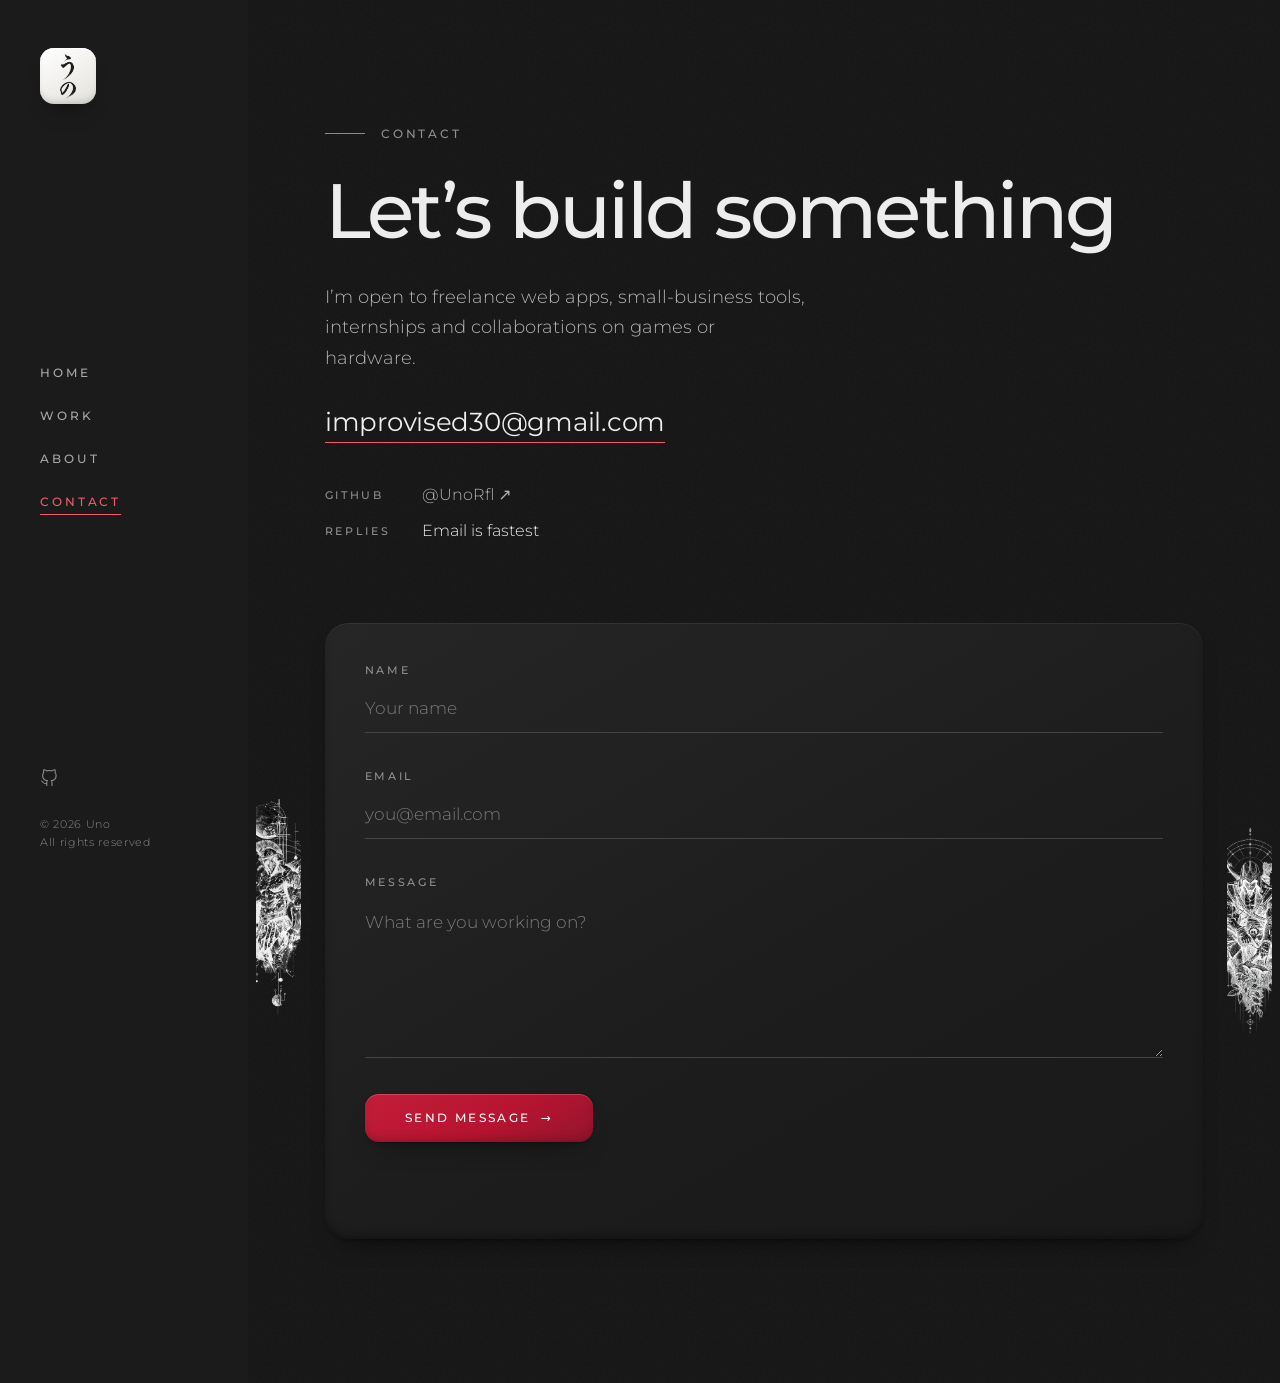
<file: contact.html>
<!DOCTYPE html>
<html lang="en" class="no-js">
<head>
<meta charset="utf-8">
<meta name="viewport" content="width=device-width, initial-scale=1">
<title>Contact | Uno</title>
<meta name="description" content="Get in touch with Uno about web apps, small-business tools, internships or game and hardware collaborations.">
<meta name="theme-color" content="#121212">
<meta property="og:type" content="website">
<meta property="og:title" content="Contact | Uno">
<meta property="og:description" content="Get in touch with Uno about web apps, small-business tools, internships or game and hardware collaborations.">
<meta property="og:image" content="https://unorfl.github.io/portfolio/assets/img/og-card-2.jpg">
<meta property="og:image:width" content="1200">
<meta property="og:image:height" content="630">
<meta property="og:image:alt" content="Juan Rafael, Web Developer // Game Developer">
<meta property="og:site_name" content="Juan Rafael">
<meta name="twitter:image" content="https://unorfl.github.io/portfolio/assets/img/og-card-2.jpg">
<meta property="og:url" content="https://unorfl.github.io/portfolio/contact">
<link rel="canonical" href="https://unorfl.github.io/portfolio/contact">
<meta name="twitter:card" content="summary_large_image">
<link rel="icon" href="favicon-32.png?v=bd754bff" type="image/png" sizes="32x32">
<link rel="icon" href="favicon-64.png?v=2c873264" type="image/png" sizes="64x64">
<link rel="apple-touch-icon" href="apple-touch-icon.png?v=bfe28c88">
<link rel="preload" href="assets/fonts/montserrat-latin.woff2" as="font" type="font/woff2" crossorigin>
<link rel="stylesheet" href="assets/css/hero-sketch-final.css?v=472dba92">
</head>
<body>
<a class="skip" href="#content">Skip to content</a>
<div class="topo" aria-hidden="true"><div class="topo-lens"><div class="topo-field"></div></div></div>
<div class="shell">
<aside class="side" aria-label="Site">
<div class="side-in">
<a class="logo" href="./" aria-label="Home"><img src="assets/img/uno-ink-dark.webp" alt="" width="57" height="160"></a>
<nav class="nav" aria-label="Main"><ul>
<li><a href="./">Home</a></li>
<li><a href="work">Work</a></li>
<li><a href="about">About</a></li>
<li><a class="on" href="contact" aria-current="page">Contact</a></li>
</ul></nav>
<div class="side-foot">
<ul class="soc"><li><a href="https://github.com/UnoRfl" aria-label="GitHub"><svg aria-hidden="true" width="18" height="18" viewBox="0 0 24 24" fill="none" stroke="currentColor" stroke-width="1.5" stroke-linecap="round" stroke-linejoin="round"><path d="M9 19c-5 1.5-5-2.5-7-3m14 6v-3.87a3.37 3.37 0 0 0-.94-2.61c3.14-.35 6.44-1.54 6.44-7A5.44 5.44 0 0 0 20 4.77 5.07 5.07 0 0 0 19.91 1S18.73.65 16 2.48a13.38 13.38 0 0 0-7 0C6.27.65 5.09 1 5.09 1A5.07 5.07 0 0 0 5 4.77a5.44 5.44 0 0 0-1.5 3.78c0 5.42 3.3 6.61 6.44 7A3.37 3.37 0 0 0 9 18.13V22"/></svg></a></li></ul>
<p class="copy">© 2026 Uno<br>All rights reserved</p>
</div>
</div>
</aside>
<main id="content">
<div class="mtop">
<a class="logo" href="./" aria-label="Home"><img src="assets/img/uno-ink-dark.webp" alt="" width="57" height="160"></a>
<button type="button" class="menu-btn" aria-label="Open menu" aria-expanded="false" aria-controls="drawer" data-open-menu><svg aria-hidden="true" width="20" height="20" viewBox="0 0 24 24" fill="none" stroke="currentColor" stroke-width="1.5" stroke-linecap="round"><line x1="4" y1="7" x2="20" y2="7"/><line x1="4" y1="12" x2="20" y2="12"/><line x1="4" y1="17" x2="14" y2="17"/></svg></button>
</div>
<div class="wrap">
<div class="contact">
<figure class="contact-art contact-art--spartan" style="--contact-art: url('../img/contact-spartan.webp')" aria-hidden="true"><img src="assets/img/contact-spartan.webp" alt="" width="771" height="1500" decoding="async"></figure>
<section>
<div class="eyebrow reveal"><span>Contact</span></div>
<h1 class="h1 reveal" style="--d:.06s">Let’s build something</h1>
<p class="body reveal" style="--d:.12s">I’m open to freelance web apps, small-business tools, internships and collaborations on games or hardware.</p>
<a class="mail reveal" style="--d:.18s" href="mailto:improvised30@gmail.com">improvised30@gmail.com</a>
<dl class="c-meta reveal" style="--d:.22s">
<dt>GitHub</dt><dd><a href="https://github.com/UnoRfl">@UnoRfl ↗</a></dd>
<dt>Replies</dt><dd>Email is fastest</dd>
</dl>
</section>
<form class="form reveal" style="--d:.14s" id="contact-form" data-to="improvised30@gmail.com" aria-label="Contact form" novalidate>
<div class="field"><label for="c-name">Name</label><input id="c-name" name="name" type="text" autocomplete="name" placeholder="Your name" required></div>
<div class="field"><label for="c-email">Email</label><input id="c-email" name="email" type="email" autocomplete="email" placeholder="you@email.com" required></div>
<div class="field"><label for="c-msg">Message</label><textarea id="c-msg" name="message" rows="5" placeholder="What are you working on?" required></textarea></div>
<button type="submit" class="btn btn-p">Send message <span class="arr">→</span></button>
<p class="form-note" aria-live="polite"></p>
</form>
<figure class="contact-art contact-art--archer" style="--contact-art: url('../img/contact-archer.webp')" aria-hidden="true"><img src="assets/img/contact-archer.webp" alt="" width="857" height="1500" decoding="async"></figure>
</div>
</div>
</main>
</div>
<div class="drawer" id="drawer" aria-hidden="true">
<div class="drawer-top">
<a class="logo" href="./" aria-label="Home" style="width:40px;height:40px;border-radius:12px"><img src="assets/img/uno-ink-dark.webp" alt="" width="57" height="160"></a>
<button type="button" class="menu-btn" aria-label="Close menu" data-close-menu><svg aria-hidden="true" width="18" height="18" viewBox="0 0 24 24" fill="none" stroke="currentColor" stroke-width="1.5" stroke-linecap="round"><line x1="18" y1="6" x2="6" y2="18"/><line x1="6" y1="6" x2="18" y2="18"/></svg></button>
</div>
<nav aria-label="Mobile"><ul>
<li><a href="./">Home</a></li>
<li><a href="work">Work</a></li>
<li><a href="about">About</a></li>
<li><a class="on" href="contact" aria-current="page">Contact</a></li>
</ul></nav>
<div class="side-foot">
<ul class="soc"><li><a href="https://github.com/UnoRfl" aria-label="GitHub"><svg aria-hidden="true" width="18" height="18" viewBox="0 0 24 24" fill="none" stroke="currentColor" stroke-width="1.5" stroke-linecap="round" stroke-linejoin="round"><path d="M9 19c-5 1.5-5-2.5-7-3m14 6v-3.87a3.37 3.37 0 0 0-.94-2.61c3.14-.35 6.44-1.54 6.44-7A5.44 5.44 0 0 0 20 4.77 5.07 5.07 0 0 0 19.91 1S18.73.65 16 2.48a13.38 13.38 0 0 0-7 0C6.27.65 5.09 1 5.09 1A5.07 5.07 0 0 0 5 4.77a5.44 5.44 0 0 0-1.5 3.78c0 5.42 3.3 6.61 6.44 7A3.37 3.37 0 0 0 9 18.13V22"/></svg></a></li></ul>
<p class="copy">© 2026 Uno</p>
</div>
</div>
<script src="assets/js/site.js?v=5f5fb2e5" defer></script>
</body>
</html>
</file>
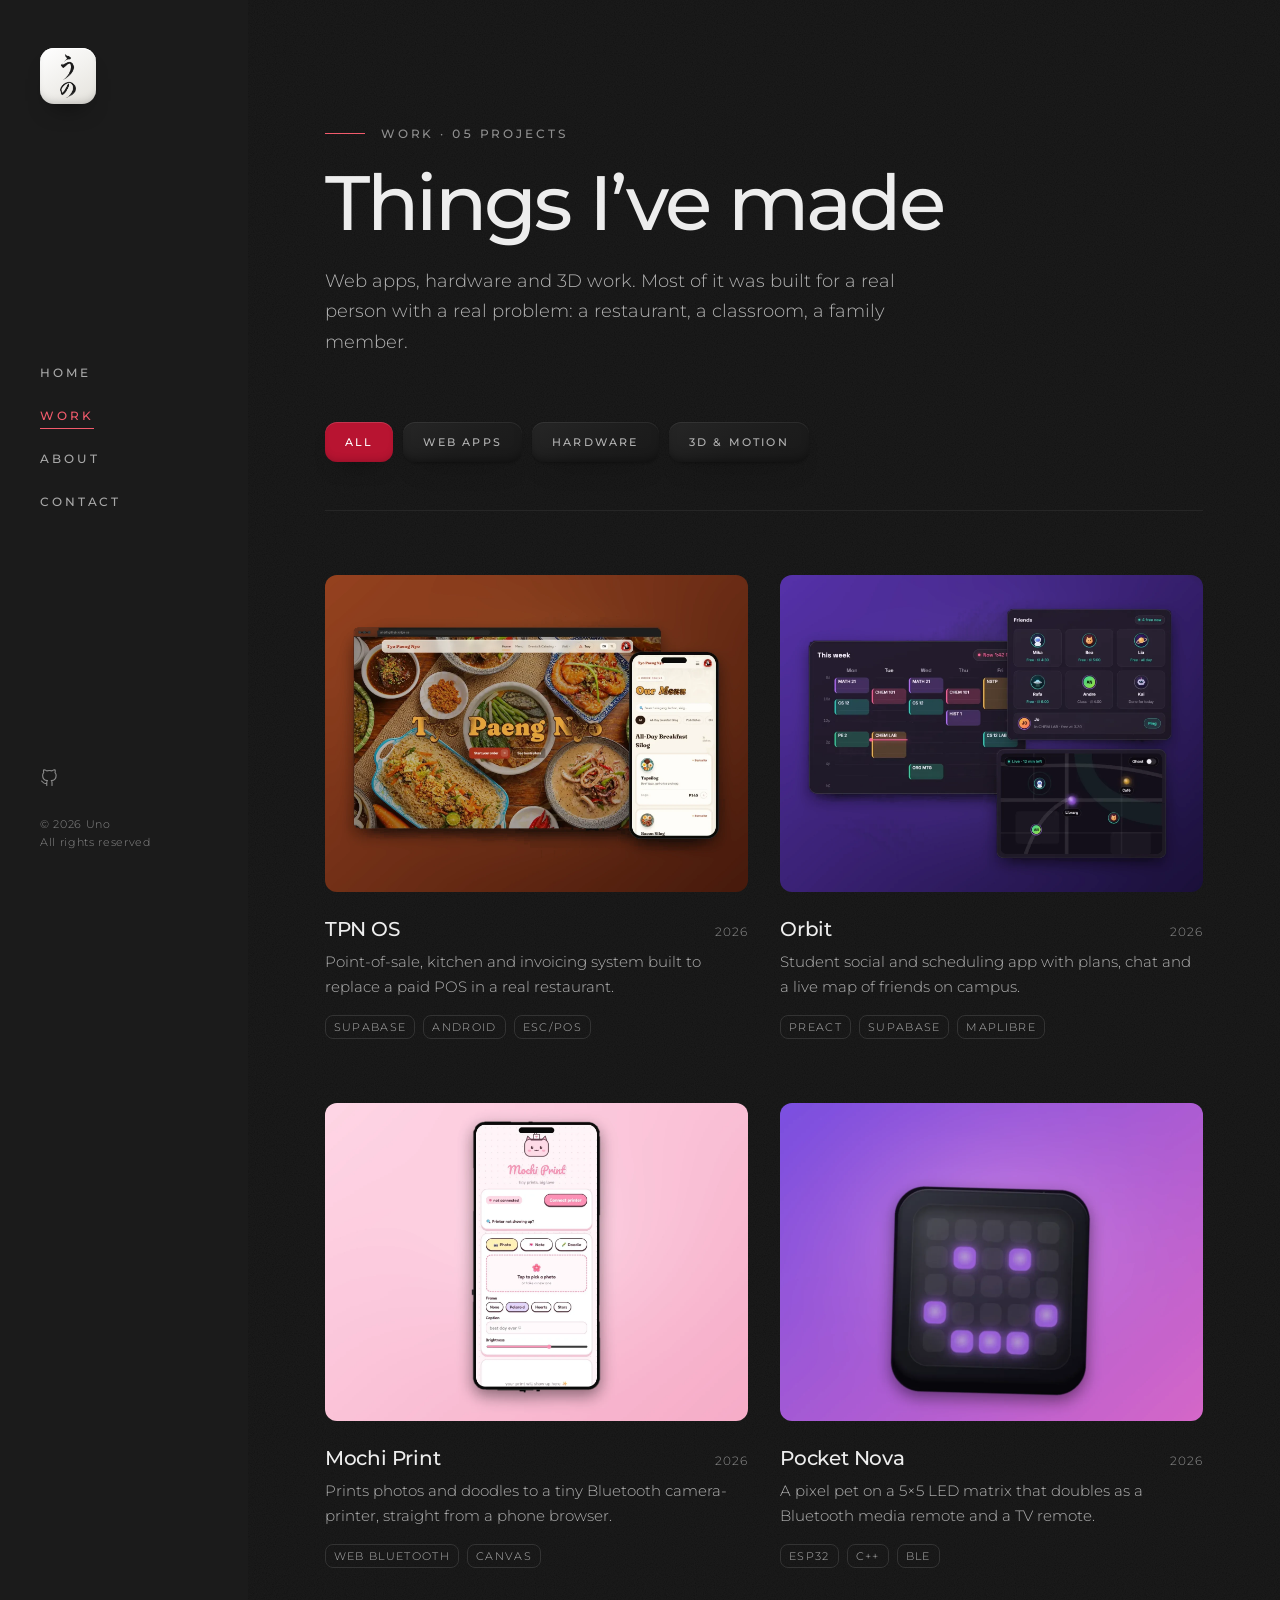
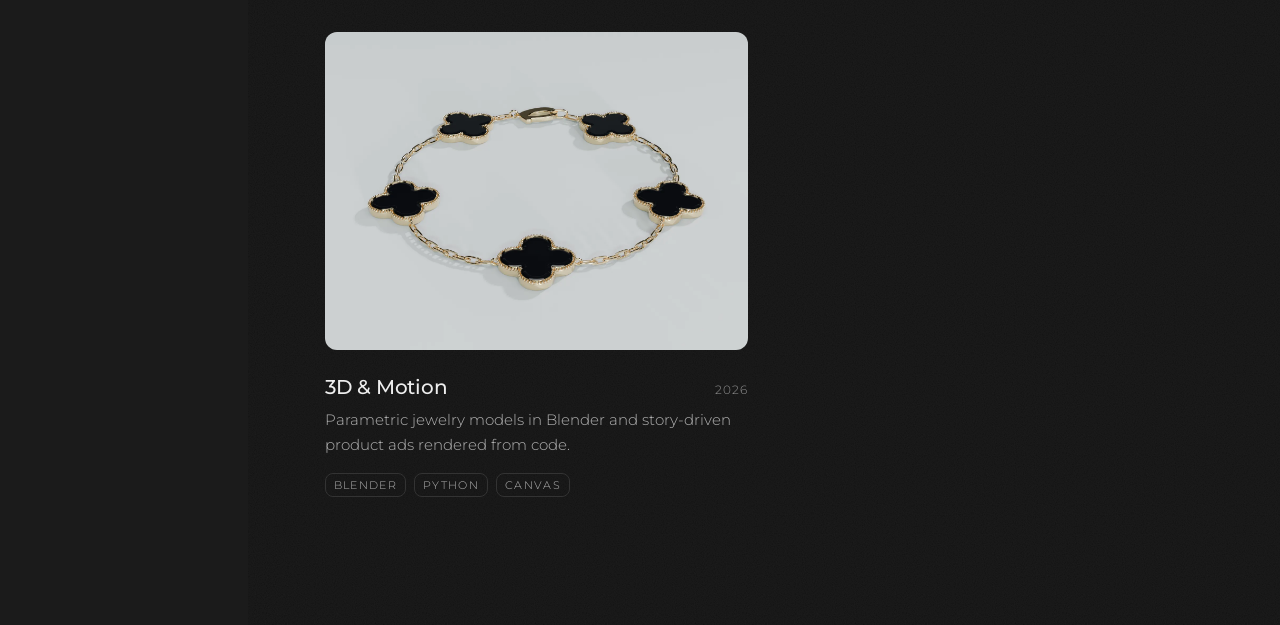
<file: work.html>
<!DOCTYPE html>
<html lang="en" class="no-js">
<head>
<meta charset="utf-8">
<meta name="viewport" content="width=device-width, initial-scale=1">
<title>Work | Uno</title>
<meta name="description" content="Web apps, hardware and 3D work by Uno, most of it built for a real person with a real problem.">
<meta name="theme-color" content="#121212">
<meta property="og:type" content="website">
<meta property="og:title" content="Work | Uno">
<meta property="og:description" content="Web apps, hardware and 3D work by Uno, most of it built for a real person with a real problem.">
<meta property="og:image" content="https://unorfl.github.io/portfolio/assets/img/og-card-2.jpg">
<meta property="og:image:width" content="1200">
<meta property="og:image:height" content="630">
<meta property="og:image:alt" content="Juan Rafael, Web Developer // Game Developer">
<meta property="og:site_name" content="Juan Rafael">
<meta name="twitter:image" content="https://unorfl.github.io/portfolio/assets/img/og-card-2.jpg">
<meta property="og:url" content="https://unorfl.github.io/portfolio/work">
<link rel="canonical" href="https://unorfl.github.io/portfolio/work">
<meta name="twitter:card" content="summary_large_image">
<link rel="icon" href="favicon-32.png?v=bd754bff" type="image/png" sizes="32x32">
<link rel="icon" href="favicon-64.png?v=2c873264" type="image/png" sizes="64x64">
<link rel="apple-touch-icon" href="apple-touch-icon.png?v=bfe28c88">
<link rel="preload" href="assets/fonts/montserrat-latin.woff2" as="font" type="font/woff2" crossorigin>
<link rel="stylesheet" href="assets/css/hero-sketch-final.css?v=472dba92">
</head>
<body>
<a class="skip" href="#content">Skip to content</a>
<div class="topo" aria-hidden="true"><div class="topo-lens"><div class="topo-field"></div></div></div>
<div class="shell">
<aside class="side" aria-label="Site">
<div class="side-in">
<a class="logo" href="./" aria-label="Home"><img src="assets/img/uno-ink-dark.webp" alt="" width="57" height="160"></a>
<nav class="nav" aria-label="Main"><ul>
<li><a href="./">Home</a></li>
<li><a class="on" href="work" aria-current="page">Work</a></li>
<li><a href="about">About</a></li>
<li><a href="contact">Contact</a></li>
</ul></nav>
<div class="side-foot">
<ul class="soc"><li><a href="https://github.com/UnoRfl" aria-label="GitHub"><svg aria-hidden="true" width="18" height="18" viewBox="0 0 24 24" fill="none" stroke="currentColor" stroke-width="1.5" stroke-linecap="round" stroke-linejoin="round"><path d="M9 19c-5 1.5-5-2.5-7-3m14 6v-3.87a3.37 3.37 0 0 0-.94-2.61c3.14-.35 6.44-1.54 6.44-7A5.44 5.44 0 0 0 20 4.77 5.07 5.07 0 0 0 19.91 1S18.73.65 16 2.48a13.38 13.38 0 0 0-7 0C6.27.65 5.09 1 5.09 1A5.07 5.07 0 0 0 5 4.77a5.44 5.44 0 0 0-1.5 3.78c0 5.42 3.3 6.61 6.44 7A3.37 3.37 0 0 0 9 18.13V22"/></svg></a></li></ul>
<p class="copy">© 2026 Uno<br>All rights reserved</p>
</div>
</div>
</aside>
<main id="content">
<div class="mtop">
<a class="logo" href="./" aria-label="Home"><img src="assets/img/uno-ink-dark.webp" alt="" width="57" height="160"></a>
<button type="button" class="menu-btn" aria-label="Open menu" aria-expanded="false" aria-controls="drawer" data-open-menu><svg aria-hidden="true" width="20" height="20" viewBox="0 0 24 24" fill="none" stroke="currentColor" stroke-width="1.5" stroke-linecap="round"><line x1="4" y1="7" x2="20" y2="7"/><line x1="4" y1="12" x2="20" y2="12"/><line x1="4" y1="17" x2="14" y2="17"/></svg></button>
</div>
<div class="wrap">
<header class="page-head">
<div class="eyebrow reveal"><span>Work · <span class="count">05 projects</span></span></div>
<h1 class="h1 reveal" style="--d:.06s">Things I’ve made</h1>
<p class="body reveal" style="--d:.12s">Web apps, hardware and 3D work. Most of it was built for a real person with a real problem: a restaurant, a classroom, a family member.</p>
</header>
<div class="filters reveal" style="--d:.18s" role="group" aria-label="Filter projects"><button type="button" class="pill" data-filter="all" aria-pressed="true">All</button><button type="button" class="pill" data-filter="web" aria-pressed="false">Web Apps</button><button type="button" class="pill" data-filter="hw" aria-pressed="false">Hardware</button><button type="button" class="pill" data-filter="3d" aria-pressed="false">3D &amp; Motion</button></div>
<section class="grid-cards work-grid" aria-label="Projects" data-stagger>
<a class="card reveal" href="tpn-os" data-cats="web">
<div class="cover media"><img src="assets/img/tpn-cover.webp" alt="TPN OS" loading="eager" decoding="async"><span class="view">View project →</span></div>
<div class="card-meta">
<div class="card-title"><h2>TPN OS</h2><span class="year">2026</span></div>
<p>Point-of-sale, kitchen and invoicing system built to replace a paid POS in a real restaurant.</p>
<ul class="tags"><li>Supabase</li><li>Android</li><li>ESC/POS</li></ul>
</div>
</a>
<a class="card reveal" href="orbit" data-cats="web">
<div class="cover media"><img src="assets/img/orbit-cover.webp" alt="Orbit" loading="eager" decoding="async"><span class="view">View project →</span></div>
<div class="card-meta">
<div class="card-title"><h2>Orbit</h2><span class="year">2026</span></div>
<p>Student social and scheduling app with plans, chat and a live map of friends on campus.</p>
<ul class="tags"><li>Preact</li><li>Supabase</li><li>MapLibre</li></ul>
</div>
</a>
<a class="card reveal" href="mochi-print" data-cats="web hw">
<div class="cover media"><img src="assets/img/mochi-cover.webp" alt="Mochi Print" loading="lazy" decoding="async"><span class="view">View project →</span></div>
<div class="card-meta">
<div class="card-title"><h2>Mochi Print</h2><span class="year">2026</span></div>
<p>Prints photos and doodles to a tiny Bluetooth camera-printer, straight from a phone browser.</p>
<ul class="tags"><li>Web Bluetooth</li><li>Canvas</li></ul>
</div>
</a>
<a class="card reveal" href="pocket-nova" data-cats="hw">
<div class="cover media"><img src="assets/img/pocket-cover.webp" alt="Pocket Nova" loading="lazy" decoding="async"><span class="view">View project →</span></div>
<div class="card-meta">
<div class="card-title"><h2>Pocket Nova</h2><span class="year">2026</span></div>
<p>A pixel pet on a 5×5 LED matrix that doubles as a Bluetooth media remote and a TV remote.</p>
<ul class="tags"><li>ESP32</li><li>C++</li><li>BLE</li></ul>
</div>
</a>
<a class="card reveal" href="3d-motion" data-cats="3d">
<div class="cover media"><img src="assets/img/3d-cover.webp" alt="3D &amp; Motion" loading="lazy" decoding="async"><span class="view">View project →</span></div>
<div class="card-meta">
<div class="card-title"><h2>3D &amp; Motion</h2><span class="year">2026</span></div>
<p>Parametric jewelry models in Blender and story-driven product ads rendered from code.</p>
<ul class="tags"><li>Blender</li><li>Python</li><li>Canvas</li></ul>
</div>
</a>
</section>
</div>
</main>
</div>
<div class="drawer" id="drawer" aria-hidden="true">
<div class="drawer-top">
<a class="logo" href="./" aria-label="Home" style="width:40px;height:40px;border-radius:12px"><img src="assets/img/uno-ink-dark.webp" alt="" width="57" height="160"></a>
<button type="button" class="menu-btn" aria-label="Close menu" data-close-menu><svg aria-hidden="true" width="18" height="18" viewBox="0 0 24 24" fill="none" stroke="currentColor" stroke-width="1.5" stroke-linecap="round"><line x1="18" y1="6" x2="6" y2="18"/><line x1="6" y1="6" x2="18" y2="18"/></svg></button>
</div>
<nav aria-label="Mobile"><ul>
<li><a href="./">Home</a></li>
<li><a class="on" href="work" aria-current="page">Work</a></li>
<li><a href="about">About</a></li>
<li><a href="contact">Contact</a></li>
</ul></nav>
<div class="side-foot">
<ul class="soc"><li><a href="https://github.com/UnoRfl" aria-label="GitHub"><svg aria-hidden="true" width="18" height="18" viewBox="0 0 24 24" fill="none" stroke="currentColor" stroke-width="1.5" stroke-linecap="round" stroke-linejoin="round"><path d="M9 19c-5 1.5-5-2.5-7-3m14 6v-3.87a3.37 3.37 0 0 0-.94-2.61c3.14-.35 6.44-1.54 6.44-7A5.44 5.44 0 0 0 20 4.77 5.07 5.07 0 0 0 19.91 1S18.73.65 16 2.48a13.38 13.38 0 0 0-7 0C6.27.65 5.09 1 5.09 1A5.07 5.07 0 0 0 5 4.77a5.44 5.44 0 0 0-1.5 3.78c0 5.42 3.3 6.61 6.44 7A3.37 3.37 0 0 0 9 18.13V22"/></svg></a></li></ul>
<p class="copy">© 2026 Uno</p>
</div>
</div>
<script src="assets/js/site.js?v=5f5fb2e5" defer></script>
</body>
</html>
</file>
<file: assets/css/hero-sketch-final.css>
/* Uno — portfolio. Charcoal + muted gold, Montserrat, soft clay on interactive surfaces. */
@font-face {
  font-family: 'Montserrat';
  font-style: normal;
  font-weight: 300 600;
  font-display: swap;
  src: url('../fonts/montserrat-latin.woff2') format('woff2');
}

:root {
  --bg: #121212;
  --side: #1b1b1b;
  --surface: #1c1c1c;
  --line: #262626;
  --line-2: #333333;
  --text: #ededed;
  --soft: #cfcfcf;
  --muted: #b3b3b3;
  --dim: #8f8f8f;
  --accent: #f25b6c;
  --accent-hi: #ff7180;
  --accent-fill: #b81431;
  --accent-ink: #fff;
  --ease: cubic-bezier(.2, .7, .2, 1);
  --gutter: clamp(24px, 6vw, 96px);

  /* clay: a lit top edge, a soft inner floor, and a long low shadow */
  --clay-bg: linear-gradient(150deg, #262626 0%, #1d1d1d 55%, #191919 100%);
  --clay: inset 0 1px 0 rgba(255, 255, 255, .07),
          inset 0 -6px 12px -6px rgba(0, 0, 0, .55),
          0 14px 28px -18px rgba(0, 0, 0, .9),
          0 2px 4px -2px rgba(0, 0, 0, .5);
  --clay-press: inset 0 2px 6px rgba(0, 0, 0, .55), inset 0 -1px 0 rgba(255, 255, 255, .04);
  --clay-crimson: linear-gradient(150deg, #c21d39 0%, var(--accent-fill) 55%, #94152b 100%);
  --clay-crimson-shadow: inset 0 1px 0 rgba(255, 255, 255, .18),
                      inset 0 -6px 12px -6px rgba(65, 8, 20, .48),
                      0 14px 28px -16px rgba(0, 0, 0, .65),
                      0 2px 4px -2px rgba(0, 0, 0, .5);
}

* { box-sizing: border-box; }
html { background: var(--bg); color-scheme: dark; -webkit-text-size-adjust: 100%; }
body {
  margin: 0;
  background: var(--bg) url("data:image/svg+xml,%3Csvg xmlns='http://www.w3.org/2000/svg' width='160' height='160'%3E%3Cfilter id='n'%3E%3CfeTurbulence type='fractalNoise' baseFrequency='.9' numOctaves='2' stitchTiles='stitch'/%3E%3CfeColorMatrix values='0 0 0 0 1 0 0 0 0 1 0 0 0 0 1 0 0 0 .05 0'/%3E%3C/filter%3E%3Crect width='100%25' height='100%25' filter='url(%23n)'/%3E%3C/svg%3E");
  color: var(--text);
  font-family: Montserrat, system-ui, sans-serif;
  font-weight: 300;
  -webkit-font-smoothing: antialiased;
}

a { color: var(--text); text-decoration: none; }
img { display: block; max-width: 100%; }
h1, h2, h3, p, ul, ol, dl, dd { margin: 0; }
ul, ol { list-style: none; padding: 0; }
button { font-family: inherit; }
:focus-visible { outline: 1px solid var(--accent); outline-offset: 4px; border-radius: 4px; }
.skip { position: absolute; left: -999px; top: 16px; z-index: 200; padding: 12px 20px; background: var(--text); color: var(--bg); border-radius: 12px; }
.skip:focus { left: 16px; }

/* ---------- shell ---------- */
.shell { display: flex; flex-wrap: wrap; min-height: 100vh; }
.side { flex: 0 0 248px; background: var(--side); view-transition-name: side; }
.side-in {
  position: sticky; top: 0;
  height: min(100vh, 960px); min-height: 640px;
  display: flex; flex-direction: column; justify-content: space-between;
  padding: 48px 40px;
}
.logo {
  width: 56px; height: 56px; border-radius: 14px;
  display: flex; align-items: center; justify-content: center;
  background: linear-gradient(150deg, #ffffff, #e4e2dc);
  box-shadow: inset 0 1px 0 #fff, inset 0 -6px 10px -6px rgba(0, 0, 0, .25), 0 14px 26px -16px rgba(0, 0, 0, .9);
  transition: transform .5s var(--ease), box-shadow .5s var(--ease);
}
.logo img { width: 28%; height: auto; max-width: none; }
.logo:hover { transform: translateY(-2px) rotate(-3deg); }
.nav ul { display: flex; flex-direction: column; gap: 24px; }
.nav a, .label-link {
  font-size: 12px; font-weight: 500; letter-spacing: .24em; text-transform: uppercase;
}
.nav a {
  color: #a9a9a9; padding-bottom: 6px;
  background: linear-gradient(var(--accent), var(--accent)) no-repeat 0 100% / 0 1px;
  transition: background-size .45s var(--ease), color .35s ease;
}
.nav a:hover { color: #fff; background-size: 100% 1px; }
.nav a.on { color: var(--accent); background-size: 100% 1px; }
.side-foot { display: flex; flex-direction: column; gap: 24px; }
.soc { display: flex; gap: 16px; }
.soc a { color: #8a8a8a; transition: color .3s; }
.soc a:hover { color: var(--accent); }
.copy { font-size: 11px; line-height: 1.7; letter-spacing: .06em; color: #8a8a8a; }

main { flex: 999 1 560px; min-width: 0; }
.wrap { max-width: 1120px; margin: 0 auto; padding: 0 var(--gutter); }

/* mobile top bar + drawer */
.mtop { display: none; justify-content: space-between; align-items: center; padding: 16px 24px; position: sticky; top: 0; z-index: 40; background: rgba(18, 18, 18, .97); view-transition-name: mtop; }
.mtop .logo { width: 40px; height: 40px; border-radius: 12px; }
.menu-btn {
  width: 48px; height: 48px; border: 0; border-radius: 14px; color: #fff; cursor: pointer;
  display: flex; align-items: center; justify-content: center;
  background: var(--clay-bg); box-shadow: var(--clay);
  transition: box-shadow .25s ease, transform .25s ease;
}
.menu-btn:active { box-shadow: var(--clay-press); transform: scale(.97); }
.drawer {
  position: fixed; inset: 0; z-index: 60; display: flex; flex-direction: column; justify-content: space-between;
  padding: 24px; background: #141414;
  opacity: 0; visibility: hidden; transition: opacity .4s var(--ease), visibility 0s linear .4s;
}
.drawer.open { opacity: 1; visibility: visible; transition: opacity .4s var(--ease); }
.drawer-top { display: flex; justify-content: space-between; align-items: center; }
.drawer nav ul { gap: 8px; }
.drawer nav a {
  display: block; font-size: 40px; font-weight: 500; letter-spacing: -.03em; text-transform: none; color: #a9a9a9; padding: 8px 0;
  background: none; opacity: 0; transform: translateY(16px); transition: opacity .5s var(--ease), transform .5s var(--ease), color .3s;
}
.drawer nav a.on { color: var(--accent); }
.drawer.open nav a { opacity: 1; transform: none; }
.drawer.open nav li:nth-child(2) a { transition-delay: .05s; }
.drawer.open nav li:nth-child(3) a { transition-delay: .1s; }
.drawer.open nav li:nth-child(4) a { transition-delay: .15s; }

@media (max-width: 860px) {
  .side { display: none; }
  .mtop { display: flex; }
}

/* ---------- type ---------- */
.eyebrow { display: flex; align-items: center; gap: 16px; }
.no { color: var(--accent); margin-right: 14px; }
.eyebrow::before { content: ''; width: 40px; height: 1px; background: var(--accent); }
.kicker, .eyebrow span { font-size: 12px; font-weight: 500; letter-spacing: .24em; text-transform: uppercase; color: var(--dim); }
.display { font-size: clamp(56px, 8vw, 112px); line-height: .98; letter-spacing: -.035em; font-weight: 500; }
.h1 { font-size: clamp(48px, 6vw, 88px); line-height: 1; letter-spacing: -.035em; font-weight: 500; }
.h2 { font-size: clamp(32px, 3.4vw, 44px); line-height: 1.1; letter-spacing: -.025em; font-weight: 500; }
.lede { font-size: clamp(20px, 2vw, 26px); line-height: 1.45; color: var(--soft); max-width: 40ch; }
.body { font-size: 17px; line-height: 1.75; color: var(--muted); }
.link {
  font-size: 12px; font-weight: 500; letter-spacing: .2em; text-transform: uppercase; padding-bottom: 4px;
  background: linear-gradient(var(--accent), var(--accent)) no-repeat 0 100% / 0 1px;
  transition: background-size .45s var(--ease), color .3s;
}
.link:hover { background-size: 100% 1px; }
.link.always { background-size: 100% 1px; }
.link.always:hover { color: var(--accent-hi); }

/* ---------- clay buttons + pills ---------- */
.btn {
  display: inline-flex; align-items: center; justify-content: center; gap: 10px;
  height: 48px; padding: 0 32px; border: 0; border-radius: 14px; cursor: pointer;
  font-size: 12px; font-weight: 500; letter-spacing: .2em; text-transform: uppercase;
  transition: transform .35s var(--ease), box-shadow .35s var(--ease), background .35s ease, color .35s ease;
}
.btn-p { background: var(--clay-crimson); box-shadow: var(--clay-crimson-shadow); color: var(--accent-ink); }
.btn-p:hover { color: var(--accent-ink); transform: translateY(-2px); box-shadow: var(--clay-crimson-shadow), 0 20px 36px -18px rgba(184, 20, 49, .32); }
.btn-s { background: var(--clay-bg); box-shadow: var(--clay); color: var(--text); }
.btn-s:hover { transform: translateY(-2px); color: #fff; }
.btn:active { transform: translateY(1px) scale(.98); box-shadow: var(--clay-press); }
.btn .arr { display: inline-block; transition: transform .35s var(--ease); }
.btn:hover .arr { transform: translateX(4px); }

.tags { display: flex; flex-wrap: wrap; gap: 8px; }
.tags li { font-size: 11px; letter-spacing: .12em; text-transform: uppercase; color: var(--muted); border: 1px solid var(--line-2); border-radius: 8px; padding: 4px 8px; }

/* ---------- media + skeletons ---------- */
.media { position: relative; overflow: hidden; border-radius: 12px; background: var(--surface); isolation: isolate; }
.media::before {
  content: ''; position: absolute; inset: 0; z-index: 1; pointer-events: none;
  background: linear-gradient(100deg, transparent 20%, rgba(255, 255, 255, .055) 50%, transparent 80%) var(--surface);
  background-size: 220% 100%;
  animation: shimmer 1.6s ease-in-out infinite;
  transition: opacity .6s ease;
}
.media img {
  width: 100%; height: 100%; object-fit: cover;
  opacity: 0; transform: scale(1.03);
  transition: opacity .7s var(--ease), transform .9s var(--ease);
}
.media.is-loaded::before { opacity: 0; animation: none; visibility: hidden; transition: opacity .6s ease, visibility 0s linear .6s; }
.media.is-loaded img { opacity: 1; transform: none; }
@keyframes shimmer { from { background-position: 120% 0; } to { background-position: -120% 0; } }

/* ---------- project cards ---------- */
.grid-cards { display: grid; grid-template-columns: repeat(auto-fill, minmax(min(100%, 300px), 1fr)); gap: 64px 32px; }
.card { display: flex; flex-direction: column; gap: 24px; }
.card .cover { aspect-ratio: 4 / 3; transition: transform .6s var(--ease), box-shadow .6s var(--ease); box-shadow: 0 0 0 rgba(0, 0, 0, 0); }
.card:hover .cover { transform: translateY(-6px); box-shadow: 0 22px 40px -26px rgba(0, 0, 0, .9); }
.card:hover .cover img { transform: scale(1.03); }
.card .view {
  position: absolute; left: 16px; bottom: 16px; z-index: 2; padding: 8px 16px; border-radius: 10px;
  font-size: 11px; font-weight: 500; letter-spacing: .2em; text-transform: uppercase;
  background: var(--clay-bg); box-shadow: var(--clay);
  opacity: 0; transform: translateY(6px); transition: opacity .4s ease, transform .4s var(--ease);
}
.card:hover .view, .card:focus-visible .view { opacity: 1; transform: none; }
.card-meta { display: flex; flex-direction: column; gap: 8px; }
.card-title { display: flex; justify-content: space-between; align-items: baseline; gap: 16px; }
.card-title h2, .card-title h3 { font-size: 20px; line-height: 1.3; font-weight: 500; letter-spacing: -.01em; }
.year { font-size: 12px; letter-spacing: .08em; color: var(--dim); }
.card p { font-size: 15px; line-height: 1.65; color: var(--muted); }
.card .tags { margin-top: 8px; }
.card.is-out { display: none; }
.card.is-in { animation: cardIn .6s var(--ease) both; }
@keyframes cardIn { from { opacity: 0; transform: translateY(14px) scale(.98); } to { opacity: 1; transform: none; } }

/* ---------- home ---------- */
.hero-context { padding-top: 28px; margin-bottom: 24px; color: var(--muted); font-size: 13px; }
.hero { position: relative; left: 50%; transform: translateX(-50%); width: min(calc(100vw - 296px), 1600px); height: clamp(500px, 62vh, 700px); padding: clamp(40px, 7vw, 96px); display: flex; align-items: center; overflow: hidden; isolation: isolate; background: #000; border: 1px solid var(--line-2); border-radius: 22px; }
.hero-art { position: absolute; inset: 0; z-index: -2; width: 100%; height: 100%; margin: 0; overflow: hidden; background: #000; }
.hero-art picture { position: absolute; inset: 5.5% 0; display: block; transition: opacity .2s ease; }
.hero-art img { width: 100%; height: 100%; max-width: none; object-fit: contain; object-position: center; }
@media (max-width: 860px) {
  .hero { width: min(calc(100vw - 48px), 1600px); }
  .hero-art img { object-position: right center; }
}
.hero-sketch-white { opacity: 1; }
.hero-sketch-red { opacity: 0; -webkit-mask-image: radial-gradient(circle 120px at var(--sketch-x, 50%) var(--sketch-y, 50%), #000 0 68%, transparent 100%); mask-image: radial-gradient(circle 120px at var(--sketch-x, 50%) var(--sketch-y, 50%), #000 0 68%, transparent 100%); -webkit-mask-repeat: no-repeat; mask-repeat: no-repeat; }
.hero.is-red .hero-sketch-red { opacity: 1; }
.hero-copy { position: relative; z-index: 1; width: min(62%, 720px); display: flex; flex-direction: column; gap: 24px; }
.hero-copy-tint { position: absolute; inset: 0; z-index: 2; width: 100%; pointer-events: none; color: #e1062b; opacity: 0; mix-blend-mode: multiply; -webkit-mask-image: radial-gradient(circle 120px at var(--text-x, 50%) var(--text-y, 50%), #000 0 68%, transparent 100%); mask-image: radial-gradient(circle 120px at var(--text-x, 50%) var(--text-y, 50%), #000 0 68%, transparent 100%); -webkit-mask-repeat: no-repeat; mask-repeat: no-repeat; transition: opacity .2s ease; }
.hero-copy-tint > * { color: #e1062b !important; }
.hero-copy-tint .eyebrow::before { background: #e1062b; }
.hero.is-red .hero-copy-tint { opacity: 1; }
.hero .display { font-size: clamp(48px, 6vw, 84px); }
.hero .lede { max-width: 22ch; font-size: clamp(24px, 2.6vw, 34px); line-height: 1.35; letter-spacing: -.01em; }
.actions { display: flex; flex-wrap: wrap; gap: 16px; padding-top: 16px; }
.section { padding: 120px 0; display: flex; flex-direction: column; gap: 56px; }
.section-head { display: flex; flex-wrap: wrap; justify-content: space-between; align-items: flex-end; gap: 24px; }
.section-head > div { display: flex; flex-direction: column; gap: 16px; }
.focus-sec { padding-top: 0; }
.focus { display: grid; grid-template-columns: repeat(auto-fit, minmax(min(100%, 240px), 1fr)); gap: 24px; }
.stat {
  display: flex; flex-direction: column; gap: 16px; padding: 28px 28px 24px; border-radius: 18px;
  background: var(--clay-bg); box-shadow: var(--clay); position: relative; overflow: hidden;
}
.stat::before { content: ''; position: absolute; left: 28px; right: 28px; top: 0; height: 1px; background: var(--accent); opacity: .8; }
.stat { gap: 12px; padding: 32px 28px 30px; transition: transform .5s var(--ease); }
.stat:hover { transform: translateY(-4px); }
.stat .idx { font-size: 12px; font-weight: 500; letter-spacing: .24em; color: var(--accent); }
.stat h3 { font-size: 20px; font-weight: 500; letter-spacing: -.01em; margin-top: 12px; }
.stat p { font-size: 15px; line-height: 1.65; color: var(--muted); }
.cta { padding: 96px 0 120px; border-top: 1px solid var(--line); display: flex; flex-wrap: wrap; justify-content: space-between; align-items: center; gap: 32px; }
.cta .h2 { font-size: clamp(28px, 3vw, 40px); line-height: 1.15; max-width: 18ch; }

/* ---------- work ---------- */
.page-head { padding: clamp(96px, 14vh, 152px) 0 64px; display: flex; flex-direction: column; gap: 24px; }
.page-head .h1 { font-size: clamp(48px, 6vw, 80px); }
.page-head .body { max-width: 52ch; font-size: 18px; line-height: 1.7; }
.filters { display: flex; flex-wrap: wrap; gap: 10px; padding-bottom: 48px; border-bottom: 1px solid var(--line); }
.pill {
  height: 40px; padding: 0 20px; border: 0; border-radius: 12px; cursor: pointer;
  font-size: 11px; font-weight: 500; letter-spacing: .2em; text-transform: uppercase; color: var(--muted);
  background: var(--clay-bg); box-shadow: var(--clay);
  transition: color .3s ease, box-shadow .3s ease, transform .3s var(--ease), background .3s ease;
}
.pill:hover { color: #fff; transform: translateY(-1px); }
.pill[aria-pressed='true'] { color: var(--accent-ink); background: var(--accent-fill); box-shadow: inset 0 1px 0 rgba(255, 255, 255, .14), inset 0 -5px 10px -6px rgba(65, 8, 20, .48), 0 12px 24px -16px rgba(0, 0, 0, .9); }
.work-grid { padding: 64px 0 128px; }
.count { font-variant-numeric: tabular-nums; }

/* ---------- project ---------- */
.p-hero { width: 100%; aspect-ratio: 12 / 5; max-height: 82vh; border-radius: 0; }
.p-hero img { object-position: center; }
.p-hero-fade::after { content: ''; position: absolute; inset: auto 0 0; height: 16%; z-index: 2; pointer-events: none; background: linear-gradient(to bottom, rgba(25, 25, 25, 0), #191919); }
@media (max-width: 680px) { .p-hero:not(.p-hero-wide) { aspect-ratio: 16 / 9; } }
.p-head { padding: 96px 0 64px; display: flex; flex-direction: column; gap: 24px; }
.p-head .link { align-self: flex-start; color: var(--dim); }
.p-meta { padding: 32px 0; border-top: 1px solid var(--accent); border-bottom: 1px solid var(--line); display: grid; grid-template-columns: repeat(auto-fit, minmax(min(100%, 180px), 1fr)); gap: 32px; }
.p-meta div { display: flex; flex-direction: column; gap: 8px; }
.p-meta dt { font-size: 11px; font-weight: 500; letter-spacing: .24em; text-transform: uppercase; color: var(--dim); }
.p-meta dd { font-size: 16px; line-height: 1.5; }
.p-sec { padding: 96px 0 0; display: flex; flex-wrap: wrap; gap: 24px 64px; }
.p-sec > h2 { flex: 0 0 200px; font-size: 12px; font-weight: 500; letter-spacing: .24em; text-transform: uppercase; color: var(--dim); line-height: 2; }
.p-sec > div { flex: 1 1 420px; max-width: 62ch; display: flex; flex-direction: column; gap: 24px; }
.p-sec .big { font-size: 26px; line-height: 1.4; letter-spacing: -.01em; font-weight: 400; }
.p-list { display: flex; flex-direction: column; border-top: 1px solid var(--line); }
.p-list li { padding: 16px 0; border-bottom: 1px solid var(--line); display: flex; gap: 24px; font-size: 16px; line-height: 1.6; }
.p-list li span { color: var(--accent); font-weight: 500; font-size: 12px; letter-spacing: .2em; line-height: 26px; }
.learned { color: var(--text); font-weight: 500; }
.shots-sec { padding: 96px 0 0; display: flex; flex-direction: column; gap: 32px; }
.shots-head { display: flex; justify-content: space-between; align-items: baseline; gap: 24px; flex-wrap: wrap; }
.shots-head h2 { font-size: 12px; font-weight: 500; letter-spacing: .24em; text-transform: uppercase; color: var(--dim); }
.shots { display: grid; grid-template-columns: repeat(auto-fit, minmax(min(100%, 400px), 1fr)); gap: 24px; }
.shot { aspect-ratio: 4 / 3; border: 0; padding: 0; cursor: zoom-in; transition: transform .6s var(--ease), box-shadow .6s var(--ease); }
.shot:hover { transform: translateY(-4px); box-shadow: 0 22px 40px -26px rgba(0, 0, 0, .9); }
.next { margin: 128px 0 0; padding: 64px 0 120px; border-top: 1px solid var(--line); display: flex; justify-content: space-between; align-items: flex-end; gap: 24px; flex-wrap: wrap; }
.next > span { display: flex; flex-direction: column; gap: 16px; }
.next .name { font-size: clamp(36px, 4.4vw, 64px); line-height: 1; letter-spacing: -.03em; font-weight: 500; }
.next .arrow { font-size: clamp(36px, 4.4vw, 64px); line-height: 1; color: var(--accent); transition: transform .5s var(--ease); }
.next:hover .arrow { transform: translateX(10px); }

/* lightbox */
.lb {
  position: fixed; inset: 0; z-index: 80; display: flex; flex-direction: column; align-items: center; justify-content: center; gap: 24px;
  padding: 72px 24px 32px; background: rgba(10, 10, 10, .96);
  opacity: 0; visibility: hidden; transition: opacity .35s ease, visibility 0s linear .35s;
}
.lb.open { opacity: 1; visibility: visible; transition: opacity .35s ease; }
.lb img { max-width: min(1200px, 100%); max-height: calc(100vh - 200px); object-fit: contain; border-radius: 12px; transform: scale(.96); transition: transform .5s var(--ease), opacity .25s ease; }
.lb.open img { transform: none; }
.lb img.swap { opacity: 0; }
.lb-bar { display: flex; align-items: center; gap: 24px; font-size: 12px; letter-spacing: .12em; color: var(--muted); }
.lb-btn {
  height: 44px; padding: 0 20px; border: 0; border-radius: 12px; cursor: pointer; color: var(--text);
  font-size: 11px; font-weight: 500; letter-spacing: .2em; text-transform: uppercase;
  background: var(--clay-bg); box-shadow: var(--clay); transition: transform .3s var(--ease), box-shadow .3s;
}
.lb-btn:hover { transform: translateY(-1px); }
.lb-btn:active { box-shadow: var(--clay-press); }
.lb-close { position: absolute; top: 20px; right: 20px; width: 44px; padding: 0; display: flex; align-items: center; justify-content: center; }

/* ---------- about ---------- */
.about-top { padding: clamp(96px, 14vh, 152px) 0 120px; display: flex; flex-wrap: wrap; gap: 56px 80px; align-items: flex-start; }
.portrait {
  flex: 0 1 390px; aspect-ratio: 4 / 5; margin: 0; border-radius: 24px; position: relative; overflow: hidden;
  display: flex; align-items: center; justify-content: center;
  transition: transform .6s var(--ease);
}
.portrait:hover { transform: translateY(-6px); }
.portrait-art { position: relative; z-index: 1; display: block; width: 100%; height: 100%; max-width: none; object-fit: contain; }
/* hover lens: under the pointer the lines jump out of register like the glitch strips;
   the page background underneath hides the original lines inside the circle */
.portrait-invert {
  position: absolute; inset: 0; z-index: 2; pointer-events: none; opacity: 0;
  background: url('../img/gods-plan-profile-lines.png') center / contain no-repeat, var(--bg) url("data:image/svg+xml,%3Csvg xmlns='http://www.w3.org/2000/svg' width='160' height='160'%3E%3Cfilter id='n'%3E%3CfeTurbulence type='fractalNoise' baseFrequency='.9' numOctaves='2' stitchTiles='stitch'/%3E%3CfeColorMatrix values='0 0 0 0 1 0 0 0 0 1 0 0 0 0 1 0 0 0 .05 0'/%3E%3C/filter%3E%3Crect width='100%25' height='100%25' filter='url(%23n)'/%3E%3C/svg%3E") fixed;
  -webkit-mask-image: radial-gradient(circle 120px at var(--portrait-x, 50%) var(--portrait-y, 50%), #000 0 68%, transparent 100%);
  mask-image: radial-gradient(circle 120px at var(--portrait-x, 50%) var(--portrait-y, 50%), #000 0 68%, transparent 100%);
  -webkit-mask-repeat: no-repeat; mask-repeat: no-repeat; transition: opacity .2s ease;
}
.portrait.is-inverted .portrait-invert { opacity: 1; animation: lensJitter .9s steps(1, end) infinite; }
@keyframes lensJitter {
  0% { background-position: calc(50% + 7px) 50%, 0 0; }
  18% { background-position: calc(50% - 5px) calc(50% + 2px), 0 0; }
  31% { background-position: calc(50% + 12px) calc(50% - 1px), 0 0; }
  47% { background-position: calc(50% + 3px) 50%, 0 0; }
  63% { background-position: calc(50% - 9px) calc(50% - 2px), 0 0; }
  81% { background-position: calc(50% + 6px) calc(50% + 1px), 0 0; }
}
.about-copy { flex: 1 1 420px; max-width: 62ch; display: flex; flex-direction: column; gap: 24px; }
.about-copy .h1 { font-size: clamp(40px, 4.6vw, 64px); line-height: 1.05; letter-spacing: -.03em; }
.about-copy .actions { padding-top: 8px; }
@media (min-width: 1200px) {
  .about-top { width: calc(100% + 112px); margin-left: -56px; padding: 10vh 0; gap: 56px 64px; align-items: center; flex-wrap: nowrap; }
  .portrait { flex: 0 1 auto; width: min(64vh, calc(100% - 484px)); height: auto; }
  .about-copy { flex: 0 1 420px; min-width: 0; }
}
@media (max-width: 860px) {
  .portrait { width: auto; height: auto; }
}
.band { padding: 120px 0; border-top: 1px solid var(--line); }
.skills { display: grid; grid-template-columns: repeat(auto-fit, minmax(min(100%, 280px), 1fr)); gap: 48px 32px; }
.skill { display: flex; flex-direction: column; gap: 16px; padding-top: 24px; border-top: 1px solid var(--accent); }
.skill h3 { font-size: 16px; font-weight: 500; letter-spacing: -.005em; }
.skill .tags li { padding: 6px 10px; }
.timeline-band { display: flex; flex-wrap: wrap; gap: 48px 64px; }
.timeline-band > div { flex: 0 0 280px; display: flex; flex-direction: column; gap: 16px; }
.timeline { flex: 1 1 420px; max-width: 62ch; padding: 0 0 0 32px; border-left: 1px solid var(--line-2); display: flex; flex-direction: column; gap: 48px; }
.timeline li { position: relative; display: flex; flex-direction: column; gap: 8px; }
.timeline .dot { position: absolute; left: -37px; top: 6px; width: 9px; height: 9px; border-radius: 50%; background: var(--bg); border: 1px solid var(--accent); }
.timeline li.reveal.in .dot { animation: dotIn .7s var(--ease) both .2s; }
@keyframes dotIn { 0% { box-shadow: 0 0 0 0 rgba(242, 91, 108, .6); } 100% { box-shadow: 0 0 0 10px rgba(242, 91, 108, 0); } }
.timeline .t-title { font-size: 18px; font-weight: 500; letter-spacing: -.005em; }
.timeline .t-text { font-size: 16px; line-height: 1.7; color: var(--muted); }
.gh { display: flex; flex-direction: column; gap: 40px; }
.heat-scroll { overflow-x: auto; padding: 24px; border-radius: 18px; background: var(--clay-bg); box-shadow: var(--clay); }
.heat { display: inline-flex; flex-direction: column; gap: 8px; min-width: max-content; }
.heat-months { display: flex; gap: 4px; padding-left: 36px; height: 14px; }
.heat-months span { flex: 0 0 12px; width: 12px; font-size: 10px; letter-spacing: .06em; line-height: 14px; color: var(--dim); white-space: nowrap; }
.heat-body { display: flex; gap: 4px; }
.heat-days { flex: 0 0 32px; display: flex; flex-direction: column; gap: 4px; font-size: 10px; line-height: 12px; color: var(--dim); }
.heat-days span { height: 12px; }
.heat-week { display: flex; flex-direction: column; gap: 4px; }
.heat-week i { width: 12px; height: 12px; border-radius: 3px; background: #222; }
.l0 { background: #222222 !important; } .l1 { background: #343033 !important; } .l2 { background: #642b35 !important; } .l3 { background: #a83d4b !important; } .l4 { background: #f25b6c !important; }
.gh-foot { display: flex; flex-wrap: wrap; justify-content: space-between; align-items: center; gap: 16px; }
.gh-foot p { font-size: 13px; line-height: 1.6; color: var(--dim); }
.legend { display: flex; align-items: center; gap: 4px; font-size: 11px; color: var(--dim); }
.legend i { width: 12px; height: 12px; border-radius: 3px; }
.legend span:first-child { margin-right: 4px; } .legend span:last-child { margin-left: 4px; }

/* ---------- contact ---------- */
.contact { position: relative; isolation: isolate; padding: clamp(96px, 14vh, 152px) 0 144px; display: flex; flex-wrap: wrap; gap: 80px 96px; }
.contact-art { display: none; }
.contact-art img { position: absolute; z-index: 1; top: 0; left: 50%; display: block; width: auto; height: 100%; max-width: none; transform: translateX(-50%); object-fit: contain; filter: invert(1); }
.contact > section { flex: 1 1 400px; display: flex; flex-direction: column; gap: 32px; }
.contact .body { max-width: 40ch; font-size: 18px; line-height: 1.7; }
.mail { align-self: flex-start; font-size: clamp(20px, 2vw, 26px); font-weight: 400; letter-spacing: -.01em; padding-bottom: 6px; background: linear-gradient(var(--accent), var(--accent)) no-repeat 0 100% / 100% 1px; transition: color .3s; }
.mail:hover { color: var(--accent-hi); }
.c-meta { display: grid; grid-template-columns: repeat(2, minmax(0, max-content)); gap: 12px 32px; margin-top: 8px; }
.c-meta dt { font-size: 11px; font-weight: 500; letter-spacing: .24em; text-transform: uppercase; color: var(--dim); line-height: 24px; }
.c-meta dd { font-size: 16px; line-height: 24px; }
.c-meta a { color: var(--muted); transition: color .3s; }
.c-meta a:hover { color: var(--text); }
.form {
  flex: 1 1 400px; display: flex; flex-direction: column; gap: 36px; padding: 40px; border-radius: 24px;
  background: var(--clay-bg); box-shadow: var(--clay);
}
.field { display: flex; flex-direction: column; gap: 8px; }
.field label { font-size: 11px; font-weight: 500; letter-spacing: .24em; text-transform: uppercase; color: var(--dim); }
.field input, .field textarea {
  border: 0; border-bottom: 1px solid #444; border-radius: 0; padding: 0; background: transparent;
  font-family: inherit; font-size: 17px; font-weight: 300; color: var(--text); transition: border-color .3s ease;
}
.field input { height: 48px; }
.field textarea { padding: 12px 0; line-height: 1.6; resize: vertical; min-height: 140px; }
.field input:focus, .field textarea:focus { outline: none; border-bottom-color: var(--accent); }
.field input::placeholder, .field textarea::placeholder { color: #7a7a7a; }
.form .btn { align-self: flex-start; padding: 0 40px; }
.form-note { font-size: 13px; line-height: 1.6; color: var(--dim); min-height: 21px; }

@media (min-width: 1280px) {
  .contact-art {
    display: block; position: absolute; z-index: 0; width: 300px; height: 300px;
    margin: 0; overflow: hidden; opacity: 1; pointer-events: none;
  }
  .contact-art--archer img { top: -15%; height: 130%; }
  .contact > section, .contact > form { position: relative; z-index: 1; }
}

/* ---------- topographic map (pointer devices only) ---------- */
.shell { position: relative; z-index: 1; }
.topo { position: fixed; inset: 0; z-index: 0; pointer-events: none; overflow: hidden; opacity: 0; transition: opacity .6s ease; }
.topo.on { opacity: 1; }
.topo-lens {
  position: absolute; left: -300px; top: -300px; width: 600px; height: 600px; border-radius: 50%; overflow: hidden;
  -webkit-mask-image: radial-gradient(closest-side, #000 0%, rgba(0, 0, 0, .55) 45%, transparent 100%);
  mask-image: radial-gradient(closest-side, #000 0%, rgba(0, 0, 0, .55) 45%, transparent 100%);
  will-change: transform; contain: strict;
}
.topo-field { position: absolute; left: 0; top: 0; width: 100vw; height: 100vh; opacity: .46; background: url('../img/topo.svg?v=crimson') center / cover no-repeat; will-change: transform; }
@media (hover: none), (pointer: coarse) { .topo { display: none; } }

/* ---------- reveal on scroll ---------- */
.reveal { opacity: 0; transform: translateY(18px); transition: opacity .9s var(--ease), transform .9s var(--ease); transition-delay: var(--d, 0s); }
.reveal.in { opacity: 1; transform: none; }
.no-js .reveal { opacity: 1; transform: none; }

/* ---------- page transitions ---------- */
@view-transition { navigation: auto; }
::view-transition-old(root) { animation: vtOut .32s var(--ease) both; }
::view-transition-new(root) { animation: vtIn .55s var(--ease) both; }
::view-transition-group(side), ::view-transition-group(mtop) { animation: none; }
@keyframes vtOut { to { opacity: 0; transform: translateY(-8px); } }
@keyframes vtIn { from { opacity: 0; transform: translateY(14px); } }
/* browsers without cross-document view transitions: fade the page in, fade out on click */
.fallback-vt main { animation: vtIn .55s var(--ease) both; }
.fallback-vt.leaving main { opacity: 0; transform: translateY(-8px); transition: opacity .25s ease, transform .25s ease; }

@media (prefers-reduced-motion: reduce) {
  *, *::before, *::after { animation-duration: .01ms !important; animation-iteration-count: 1 !important; transition-duration: .01ms !important; }
  .reveal { opacity: 1; transform: none; }
  .media img { transform: none; }
  @view-transition { navigation: none; }
}

@media (max-width: 680px) {
  .hero-context { padding-top: 20px; margin-bottom: 16px; }
  .hero { left: 50%; width: calc(100vw - 32px); height: auto; min-height: 740px; padding: 36px 22px 20px; border-radius: 16px; flex-direction: column; align-items: flex-start; }
  .hero-copy { width: 100%; gap: 16px; }
  .hero .display { font-size: clamp(38px, 11vw, 52px); line-height: 1; }
  .hero .lede { max-width: 26ch; font-size: clamp(18px, 5vw, 21px); line-height: 1.4; }
  .hero .actions { gap: 10px; padding-top: 4px; }
  .hero .actions .btn { height: 46px; padding-inline: clamp(12px, 4vw, 18px); border-radius: 12px; font-size: 10px; letter-spacing: .12em; white-space: nowrap; }
  .hero-art picture, .hero-art .glitch { inset: auto 0 32px; height: 54%; }
  .hero-art img { object-fit: contain; object-position: center bottom; }
  .section, .band { padding: 88px 0; }
  .p-head { padding-top: 56px; }
  .p-sec, .shots-sec { padding-top: 72px; }
  .p-sec > h2 { flex-basis: 100%; }
  .form { padding: 28px 24px; }
  .contact { padding-top: 56px; }
  .about-top { padding-top: 56px; }
  .page-head { padding-top: 56px; }
  .lb-bar { gap: 12px; }
}

/* strips of the crimson sketch (home) and of the About line art that site.js cuts
   at random angles and knocks out of register at random times; the About strips
   carry the page background so the lines under them drop out instead of doubling */
.glitch { position: absolute; z-index: 3; pointer-events: none; opacity: 0; }
.hero-art .glitch { background: url('../img/hero-icarus-red-v5-landscape.png') center bottom / contain no-repeat; }
.hero-art .glitch--hero-red { z-index: 2; filter: drop-shadow(0 0 5px rgba(242, 91, 108, .45)); }
.hero-art .glitch--hero-black { z-index: 4; background: #030304; box-shadow: inset 0 1px 0 rgba(255, 113, 128, .8), inset 0 -1px 0 rgba(184, 20, 49, .85); }
.hero-art .glitch--hero-deep { z-index: 3; filter: brightness(.58) saturate(1.35) drop-shadow(0 0 4px rgba(184, 20, 49, .55)); }
.portrait .glitch { inset: 0; background: url('../img/gods-plan-profile-lines.png') center / contain no-repeat, var(--bg) url("data:image/svg+xml,%3Csvg xmlns='http://www.w3.org/2000/svg' width='160' height='160'%3E%3Cfilter id='n'%3E%3CfeTurbulence type='fractalNoise' baseFrequency='.9' numOctaves='2' stitchTiles='stitch'/%3E%3CfeColorMatrix values='0 0 0 0 1 0 0 0 0 1 0 0 0 0 1 0 0 0 .05 0'/%3E%3C/filter%3E%3Crect width='100%25' height='100%25' filter='url(%23n)'/%3E%3C/svg%3E") fixed; }
.contact-art .glitch { inset: 0; background: var(--contact-art) center / contain no-repeat; filter: invert(1); }
</file>
